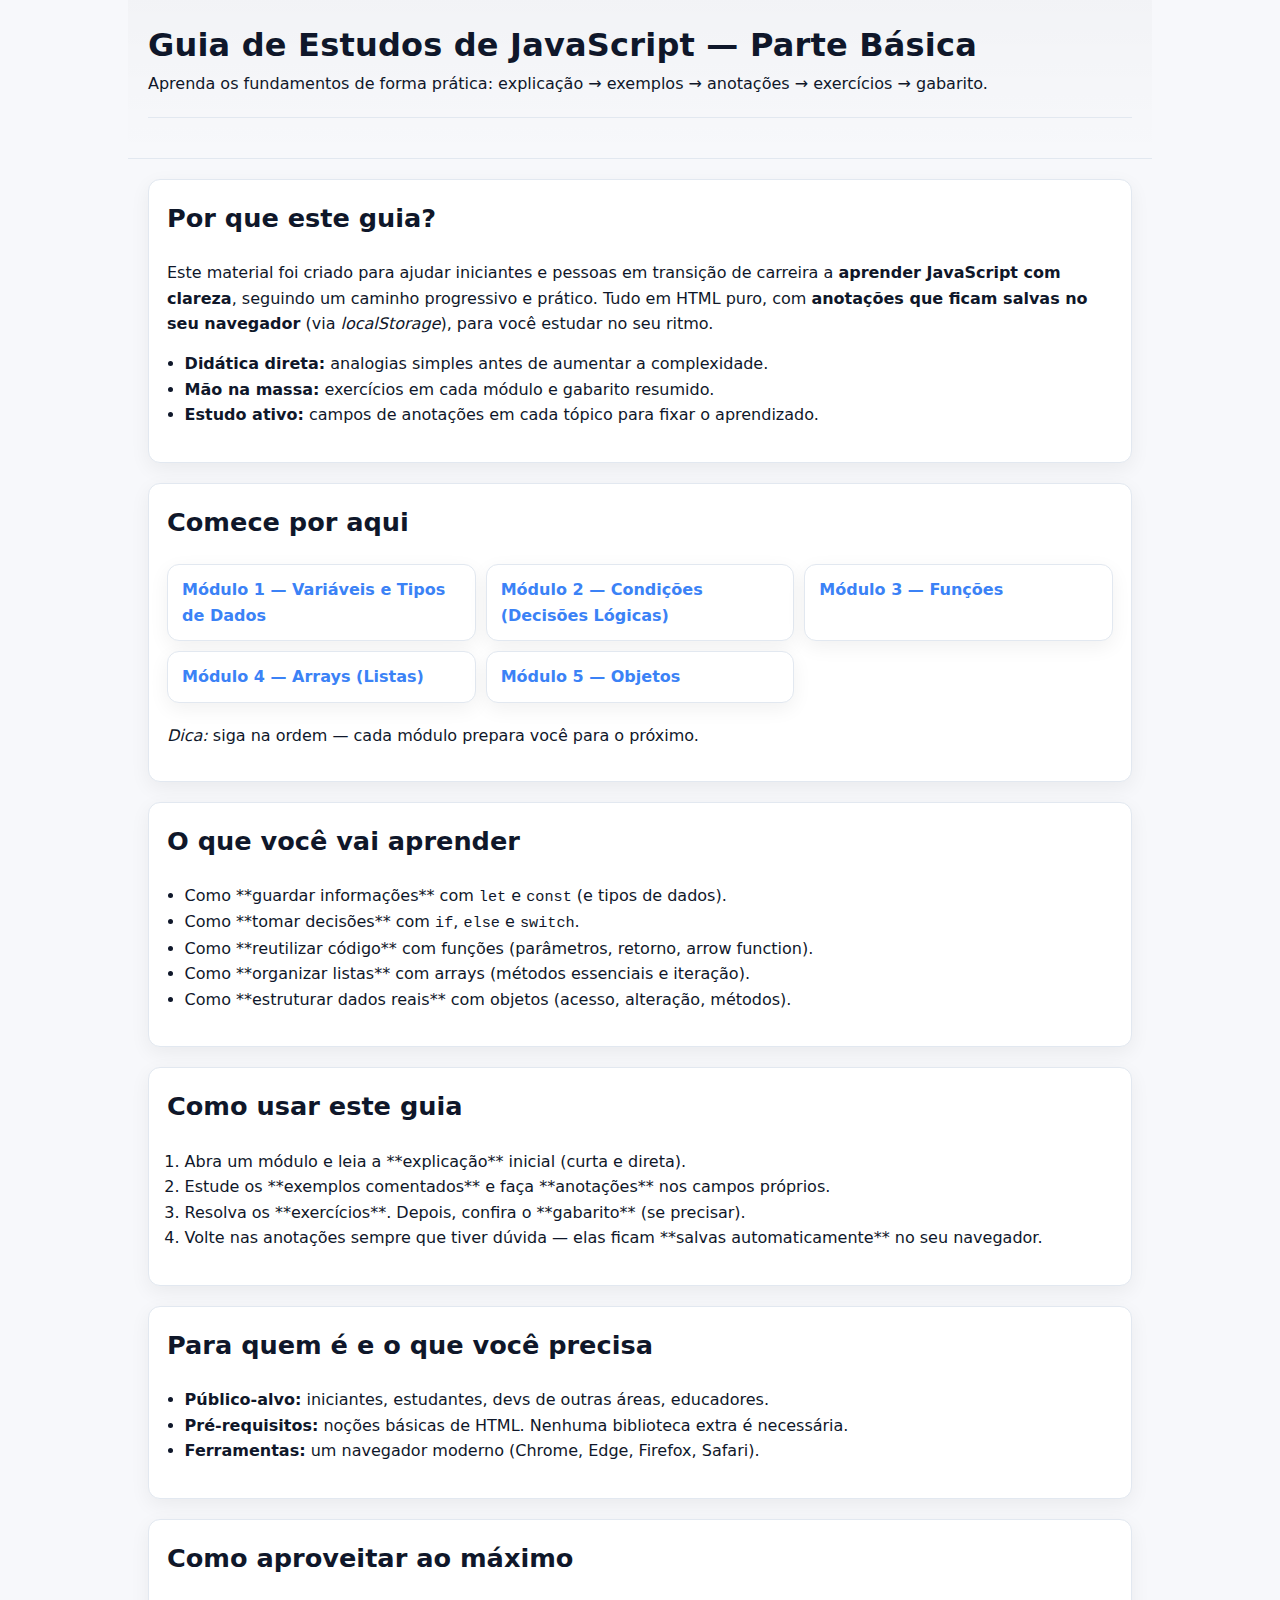
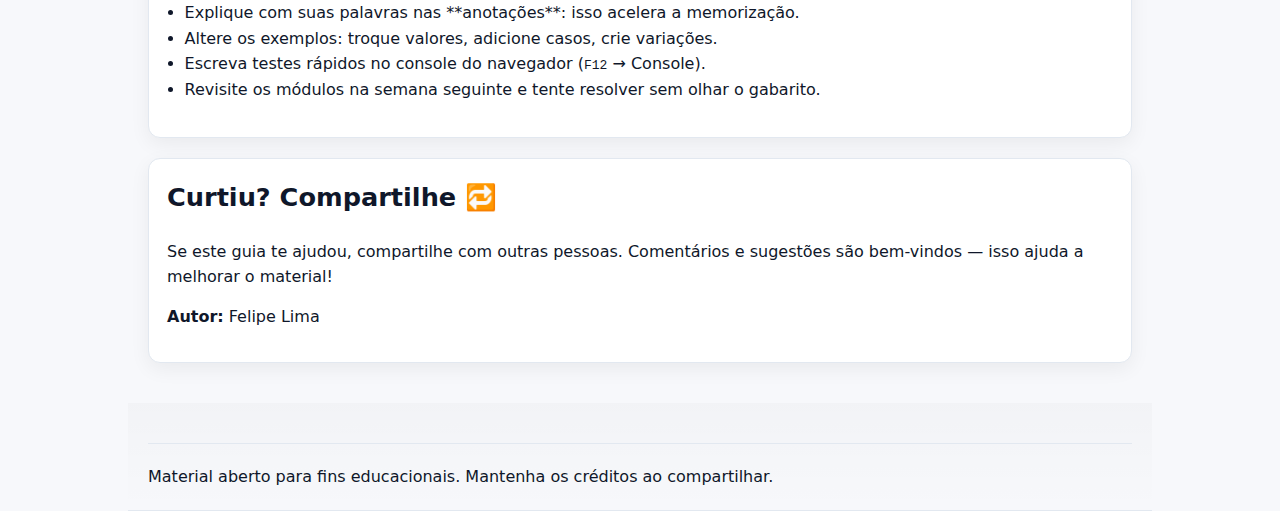
<file: index.html>
<!DOCTYPE html>
<html lang="pt-BR">
<head>
  <meta charset="UTF-8" />
  <meta name="viewport" content="width=device-width, initial-scale=1.0" />
  <title>Guia de Estudos JavaScript — Início</title>
  <link rel="stylesheet" href="style.css">
  <meta name="description" content="Guia de Estudos de JavaScript (Básico) com explicações didáticas, exemplos, anotações salvas no navegador e exercícios com gabarito." />
</head>
<body>
  <header>
    <h1>Guia de Estudos de JavaScript — Parte Básica</h1>
    <p>Aprenda os fundamentos de forma prática: explicação → exemplos → anotações → exercícios → gabarito.</p>
    <hr />
  </header>

  <main>

    <!-- Chamada principal -->
    <section>
      <h2>Por que este guia?</h2>
      <p>
        Este material foi criado para ajudar iniciantes e pessoas em transição de carreira a
        <strong>aprender JavaScript com clareza</strong>, seguindo um caminho progressivo e prático.
        Tudo em HTML puro, com <strong>anotações que ficam salvas no seu navegador</strong> (via <em>localStorage</em>),
        para você estudar no seu ritmo.
      </p>
      <ul>
        <li><strong>Didática direta:</strong> analogias simples antes de aumentar a complexidade.</li>
        <li><strong>Mão na massa:</strong> exercícios em cada módulo e gabarito resumido.</li>
        <li><strong>Estudo ativo:</strong> campos de anotações em cada tópico para fixar o aprendizado.</li>
      </ul>
    </section>

    <!-- Navegação dos módulos -->
    <section>
      <h2>Comece por aqui</h2>
      <nav>
        <ul>
          <li><a href="modulo1.html">Módulo 1 — Variáveis e Tipos de Dados</a></li>
          <li><a href="modulo2.html">Módulo 2 — Condições (Decisões Lógicas)</a></li>
          <li><a href="modulo3.html">Módulo 3 — Funções</a></li>
          <li><a href="modulo4.html">Módulo 4 — Arrays (Listas)</a></li>
          <li><a href="modulo5.html">Módulo 5 — Objetos</a></li>
        </ul>
      </nav>
      <p><em>Dica:</em> siga na ordem — cada módulo prepara você para o próximo.</p>
    </section>

    <!-- O que você vai aprender -->
    <section>
      <h2>O que você vai aprender</h2>
      <ul>
        <li>Como **guardar informações** com <code>let</code> e <code>const</code> (e tipos de dados).</li>
        <li>Como **tomar decisões** com <code>if</code>, <code>else</code> e <code>switch</code>.</li>
        <li>Como **reutilizar código** com funções (parâmetros, retorno, arrow function).</li>
        <li>Como **organizar listas** com arrays (métodos essenciais e iteração).</li>
        <li>Como **estruturar dados reais** com objetos (acesso, alteração, métodos).</li>
      </ul>
    </section>

    <!-- Como usar -->
    <section>
      <h2>Como usar este guia</h2>
      <ol>
        <li>Abra um módulo e leia a **explicação** inicial (curta e direta).</li>
        <li>Estude os **exemplos comentados** e faça **anotações** nos campos próprios.</li>
        <li>Resolva os **exercícios**. Depois, confira o **gabarito** (se precisar).</li>
        <li>Volte nas anotações sempre que tiver dúvida — elas ficam **salvas automaticamente** no seu navegador.</li>
      </ol>
    </section>

    <!-- Público-alvo e pré-requisitos -->
    <section>
      <h2>Para quem é e o que você precisa</h2>
      <ul>
        <li><strong>Público-alvo:</strong> iniciantes, estudantes, devs de outras áreas, educadores.</li>
        <li><strong>Pré-requisitos:</strong> noções básicas de HTML. Nenhuma biblioteca extra é necessária.</li>
        <li><strong>Ferramentas:</strong> um navegador moderno (Chrome, Edge, Firefox, Safari).</li>
      </ul>
    </section>

    <!-- Como aproveitar melhor -->
    <section>
      <h2>Como aproveitar ao máximo</h2>
      <ul>
        <li>Explique com suas palavras nas **anotações**: isso acelera a memorização.</li>
        <li>Altere os exemplos: troque valores, adicione casos, crie variações.</li>
        <li>Escreva testes rápidos no console do navegador (<kbd>F12</kbd> → Console).</li>
        <li>Revisite os módulos na semana seguinte e tente resolver sem olhar o gabarito.</li>
      </ul>
    </section>

    <!-- Agradecimento / CTA -->
    <section>
      <h2>Curtiu? Compartilhe 🔁</h2>
      <p>
        Se este guia te ajudou, compartilhe com outras pessoas.
        Comentários e sugestões são bem-vindos — isso ajuda a melhorar o material!
      </p>
      <p><strong>Autor:</strong> Felipe Lima</p>
    </section>

  </main>

  <footer>
    <hr />
    <p>Material aberto para fins educacionais. Mantenha os créditos ao compartilhar.</p>
  </footer>
</body>
</html>
</file>
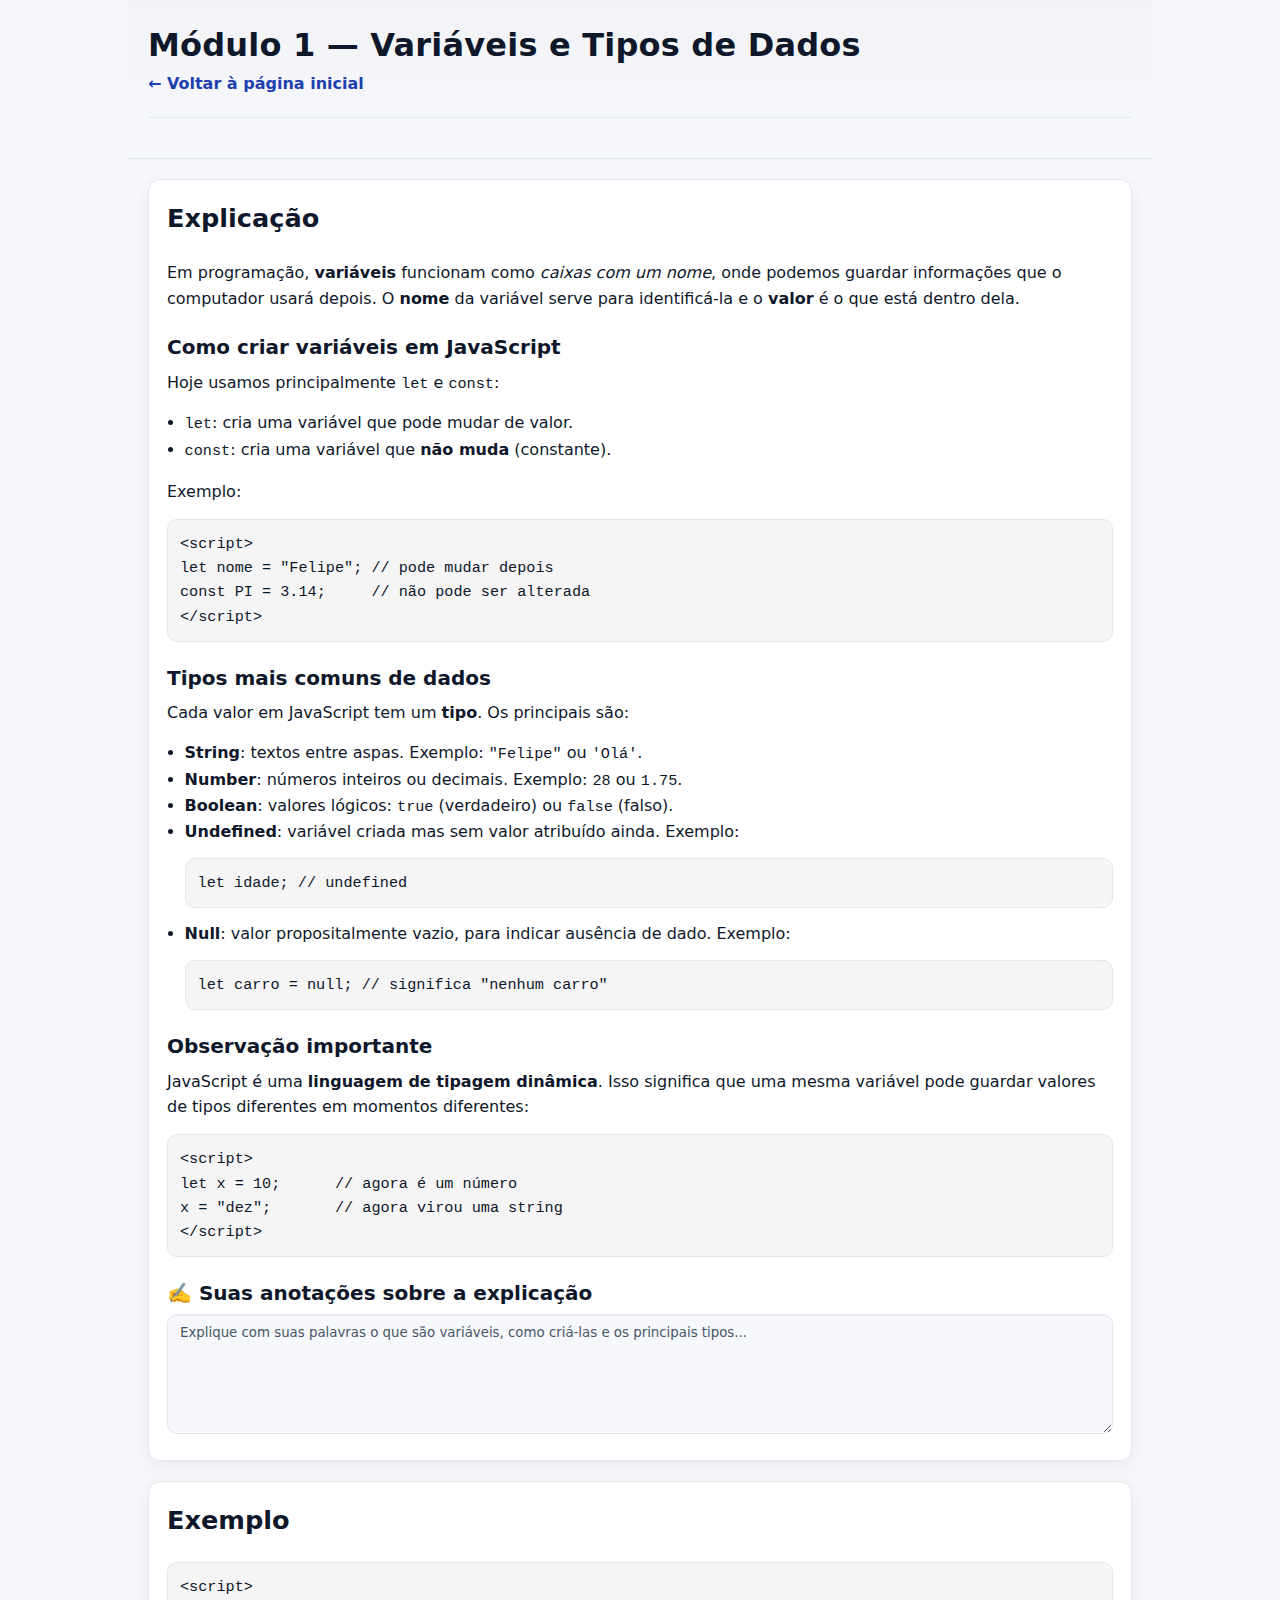
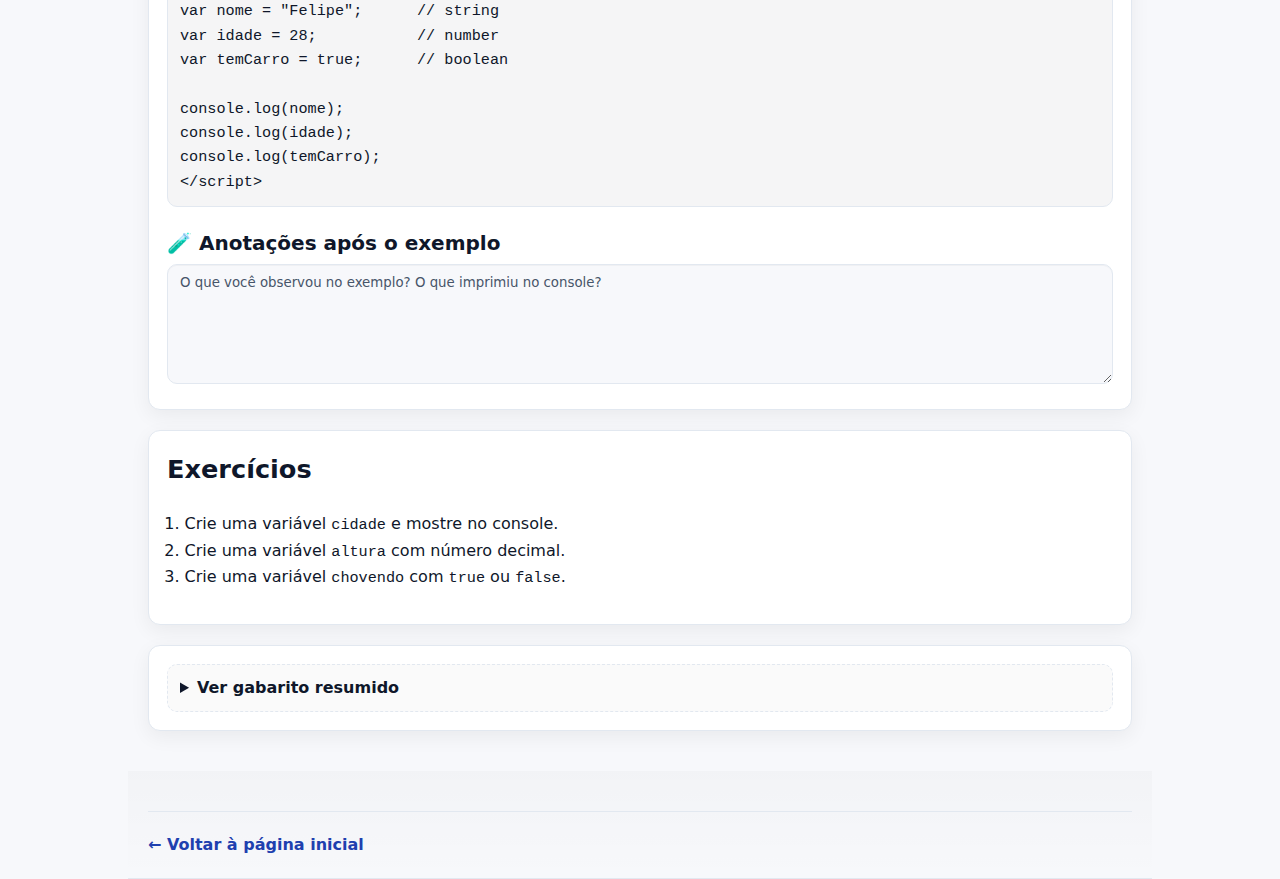
<file: modulo1.html>
<!DOCTYPE html>
<html lang="pt-BR">
<head>
  <meta charset="UTF-8" />
  <meta name="viewport" content="width=device-width, initial-scale=1.0" />
  <title>Módulo 1 — Variáveis e Tipos de Dados</title>
   <link rel="stylesheet" href="style.css">
</head>
<body>
  <header>
    <h1>Módulo 1 — Variáveis e Tipos de Dados</h1>
    <p><a href="index.html">← Voltar à página inicial</a></p>
    <hr />
  </header>

  <main>
 <section>
  <h2>Explicação</h2>
  <p>
    Em programação, <strong>variáveis</strong> funcionam como <em>caixas com um nome</em>,
    onde podemos guardar informações que o computador usará depois.  
    O <strong>nome</strong> da variável serve para identificá-la e o <strong>valor</strong>
    é o que está dentro dela.
  </p>

  <h3>Como criar variáveis em JavaScript</h3>
  <p>
    Hoje usamos principalmente <code>let</code> e <code>const</code>:
  </p>
  <ul>
    <li><code>let</code>: cria uma variável que pode mudar de valor.</li>
    <li><code>const</code>: cria uma variável que <strong>não muda</strong> (constante).</li>
  </ul>
  <p>
    Exemplo:
  </p>
  <pre><code>&lt;script&gt;
let nome = "Felipe"; // pode mudar depois
const PI = 3.14;     // não pode ser alterada
&lt;/script&gt;</code></pre>

  <h3>Tipos mais comuns de dados</h3>
  <p>Cada valor em JavaScript tem um <strong>tipo</strong>. Os principais são:</p>
  <ul>
    <li><strong>String</strong>: textos entre aspas. Exemplo: <code>"Felipe"</code> ou <code>'Olá'</code>.</li>
    <li><strong>Number</strong>: números inteiros ou decimais. Exemplo: <code>28</code> ou <code>1.75</code>.</li>
    <li><strong>Boolean</strong>: valores lógicos: <code>true</code> (verdadeiro) ou <code>false</code> (falso).</li>
    <li><strong>Undefined</strong>: variável criada mas sem valor atribuído ainda. Exemplo:
      <pre><code>let idade; // undefined</code></pre>
    </li>
    <li><strong>Null</strong>: valor propositalmente vazio, para indicar ausência de dado. Exemplo:
      <pre><code>let carro = null; // significa "nenhum carro"</code></pre>
    </li>
  </ul>

  <h3>Observação importante</h3>
  <p>
    JavaScript é uma <strong>linguagem de tipagem dinâmica</strong>.  
    Isso significa que uma mesma variável pode guardar valores de tipos diferentes
    em momentos diferentes:
  </p>
  <pre><code>&lt;script&gt;
let x = 10;      // agora é um número
x = "dez";       // agora virou uma string
&lt;/script&gt;</code></pre>

  <h3>✍️ Suas anotações sobre a explicação</h3>
  <textarea rows="6" cols="90" placeholder="Explique com suas palavras o que são variáveis, como criá-las e os principais tipos..."></textarea>
</section>


    <section>
      <h2>Exemplo</h2>
      <pre><code>&lt;script&gt;
var nome = "Felipe";      // string
var idade = 28;           // number
var temCarro = true;      // boolean

console.log(nome);
console.log(idade);
console.log(temCarro);
&lt;/script&gt;</code></pre>
      <h3>🧪 Anotações após o exemplo</h3>
      <textarea rows="6" cols="90" placeholder="O que você observou no exemplo? O que imprimiu no console?"></textarea>
    </section>

    <section>
      <h2>Exercícios</h2>
      <ol>
        <li>Crie uma variável <code>cidade</code> e mostre no console.</li>
        <li>Crie uma variável <code>altura</code> com número decimal.</li>
        <li>Crie uma variável <code>chovendo</code> com <code>true</code> ou <code>false</code>.</li>
      </ol>
    </section>

    <section>
      <details>
        <summary>Ver gabarito resumido</summary>
        <pre><code>&lt;script&gt;
var cidade = "Sua cidade atual";
var altura = 1.75;
var chovendo = false;
console.log(cidade, altura, chovendo);
&lt;/script&gt;</code></pre>
      </details>
    </section>
  </main>

  <script>
  // Pega todos os textareas da página
  document.querySelectorAll("textarea").forEach(textarea => {
    const key = textarea.name || textarea.placeholder; // chave única

    // Recupera valor salvo (se existir)
    textarea.value = localStorage.getItem(key) || "";

    // Sempre que o usuário digitar, salva
    textarea.addEventListener("input", () => {
      localStorage.setItem(key, textarea.value);
    });
  });
</script>


  <footer>
    <hr />
    <p><a href="index.html">← Voltar à página inicial</a></p>
  </footer>
</body>
</html>
</file>
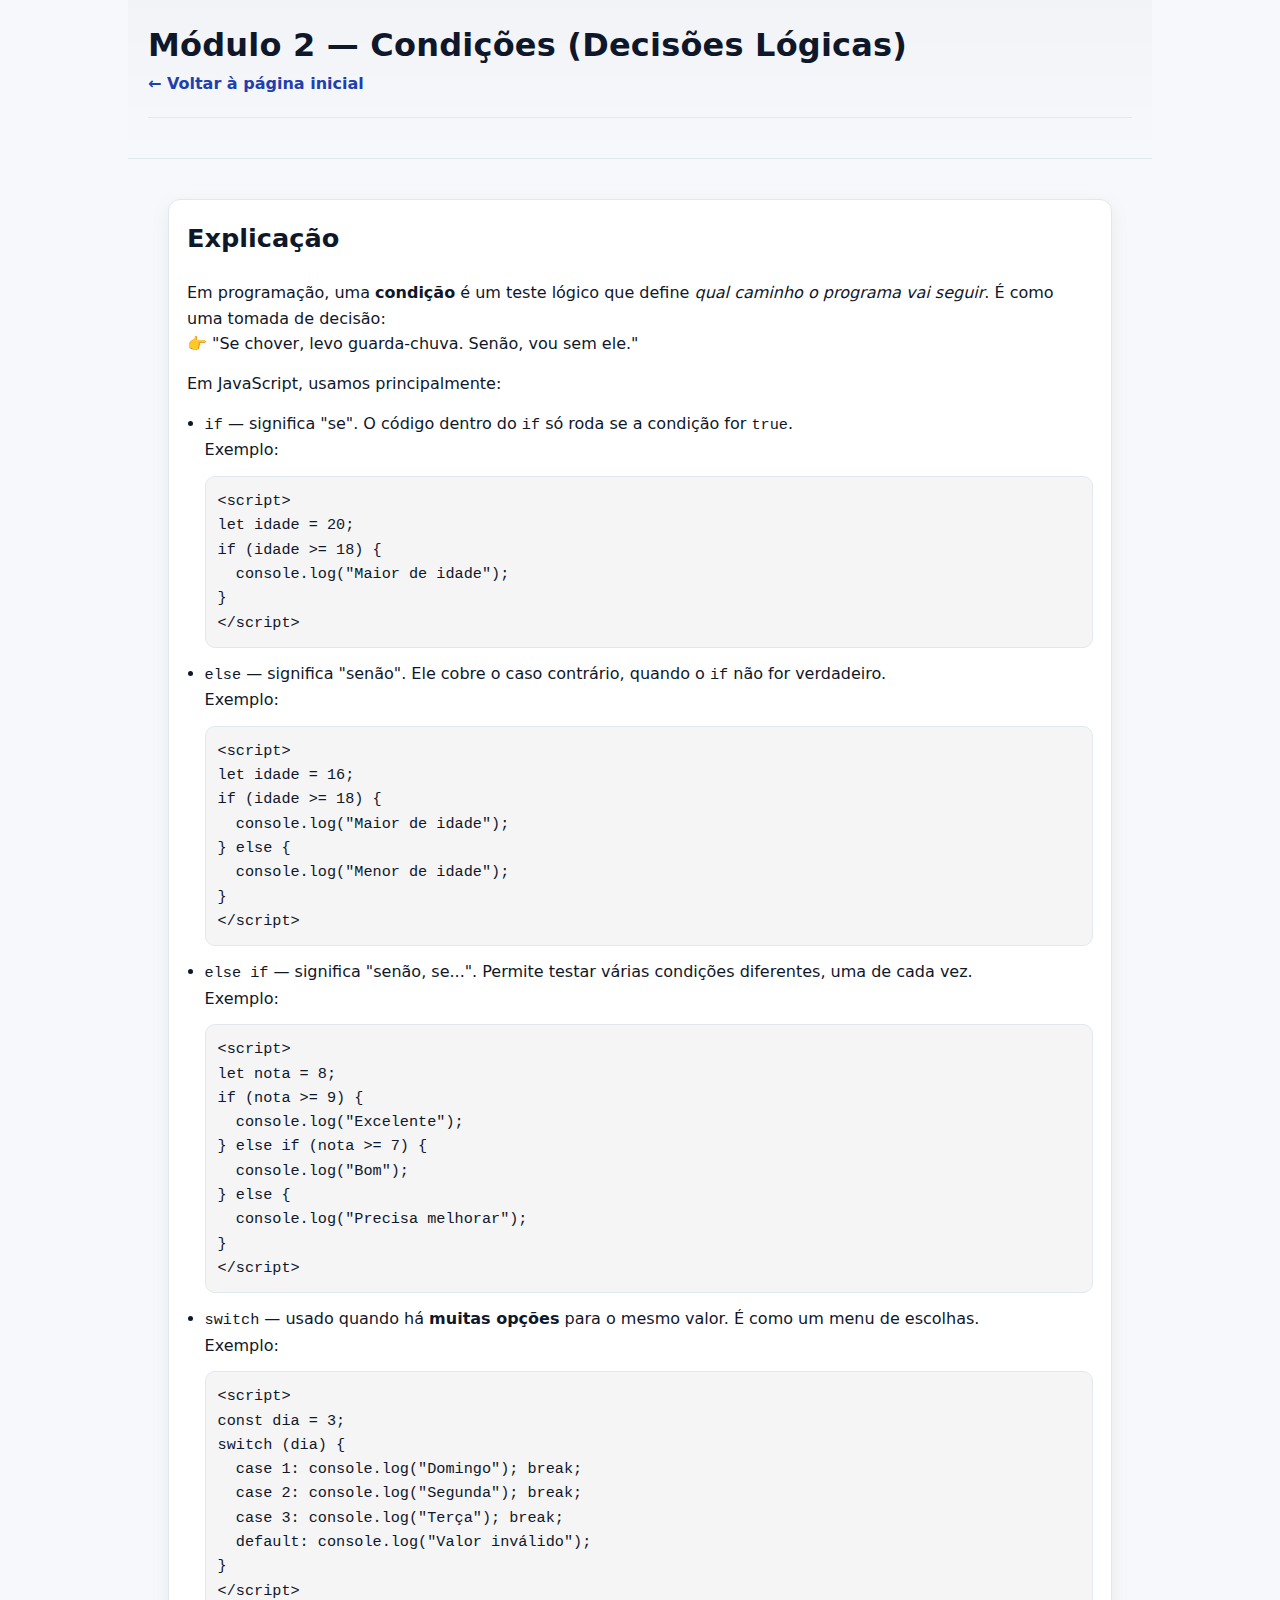
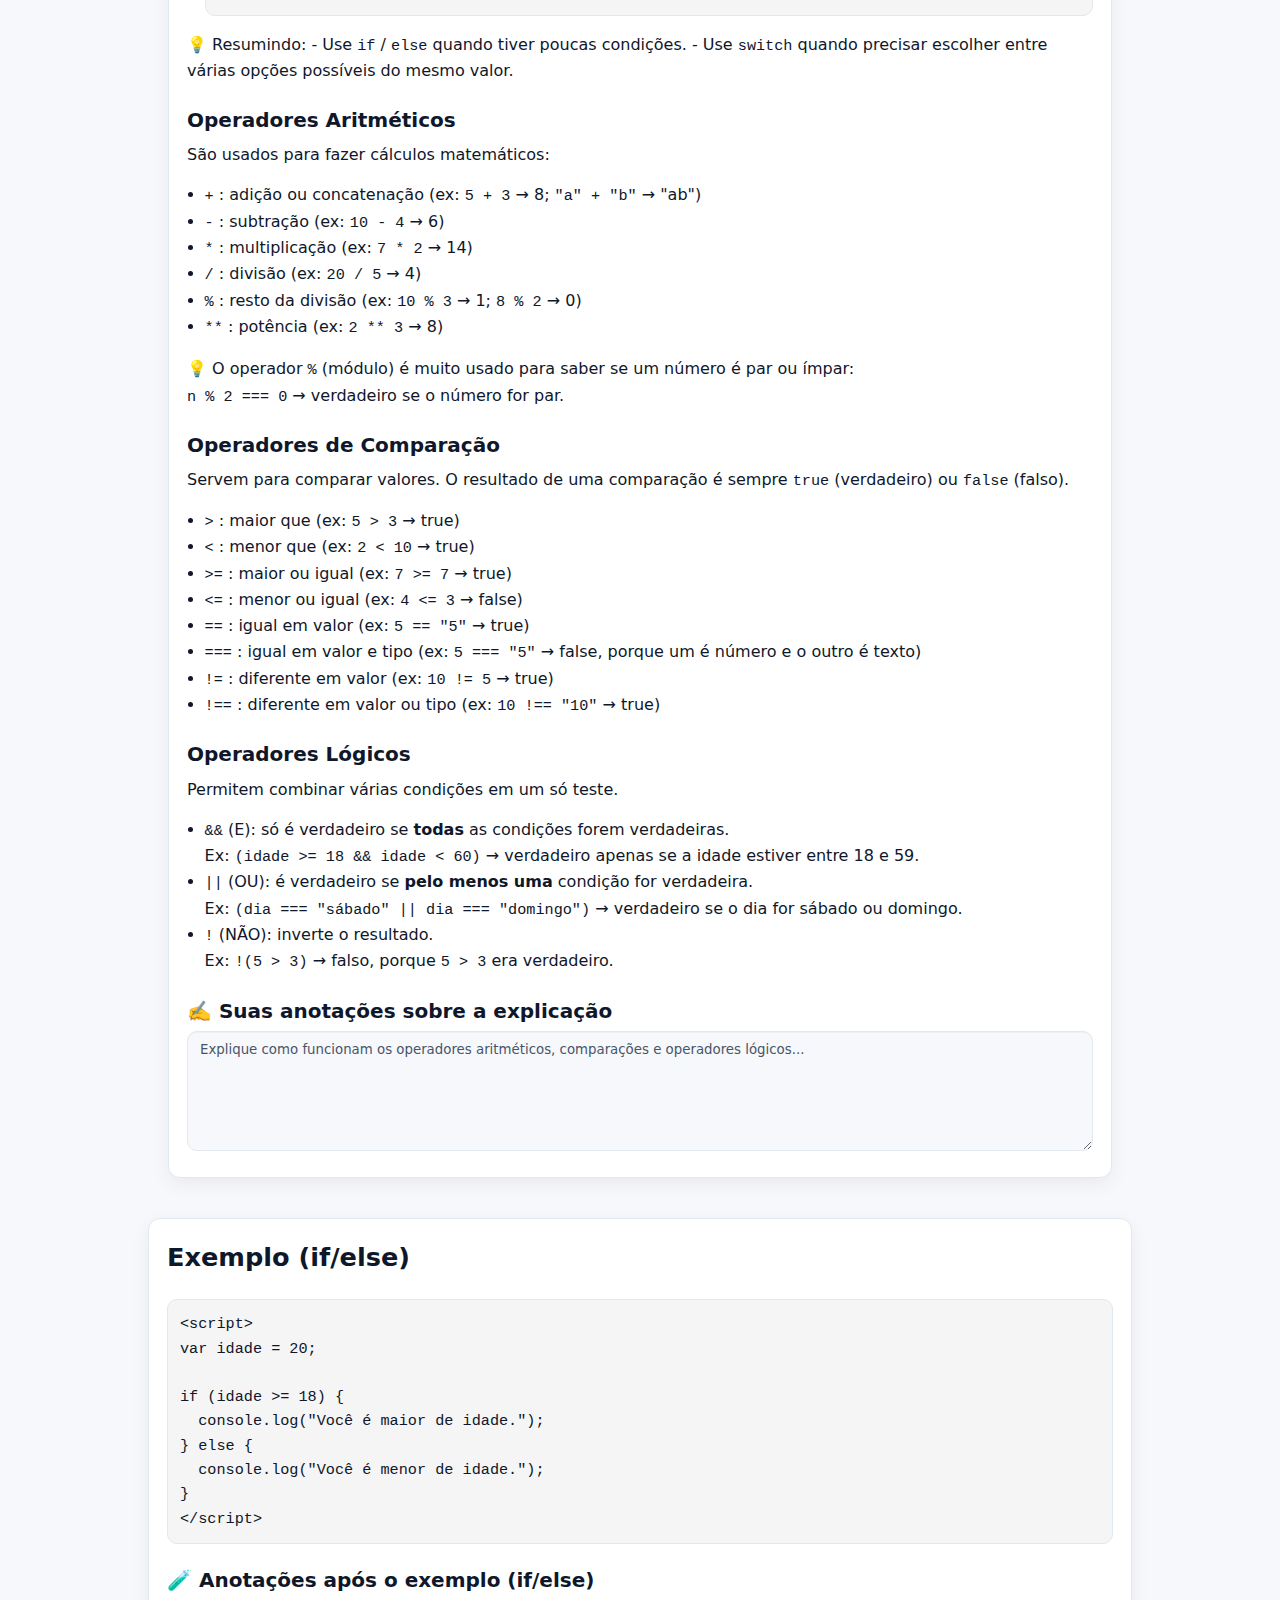
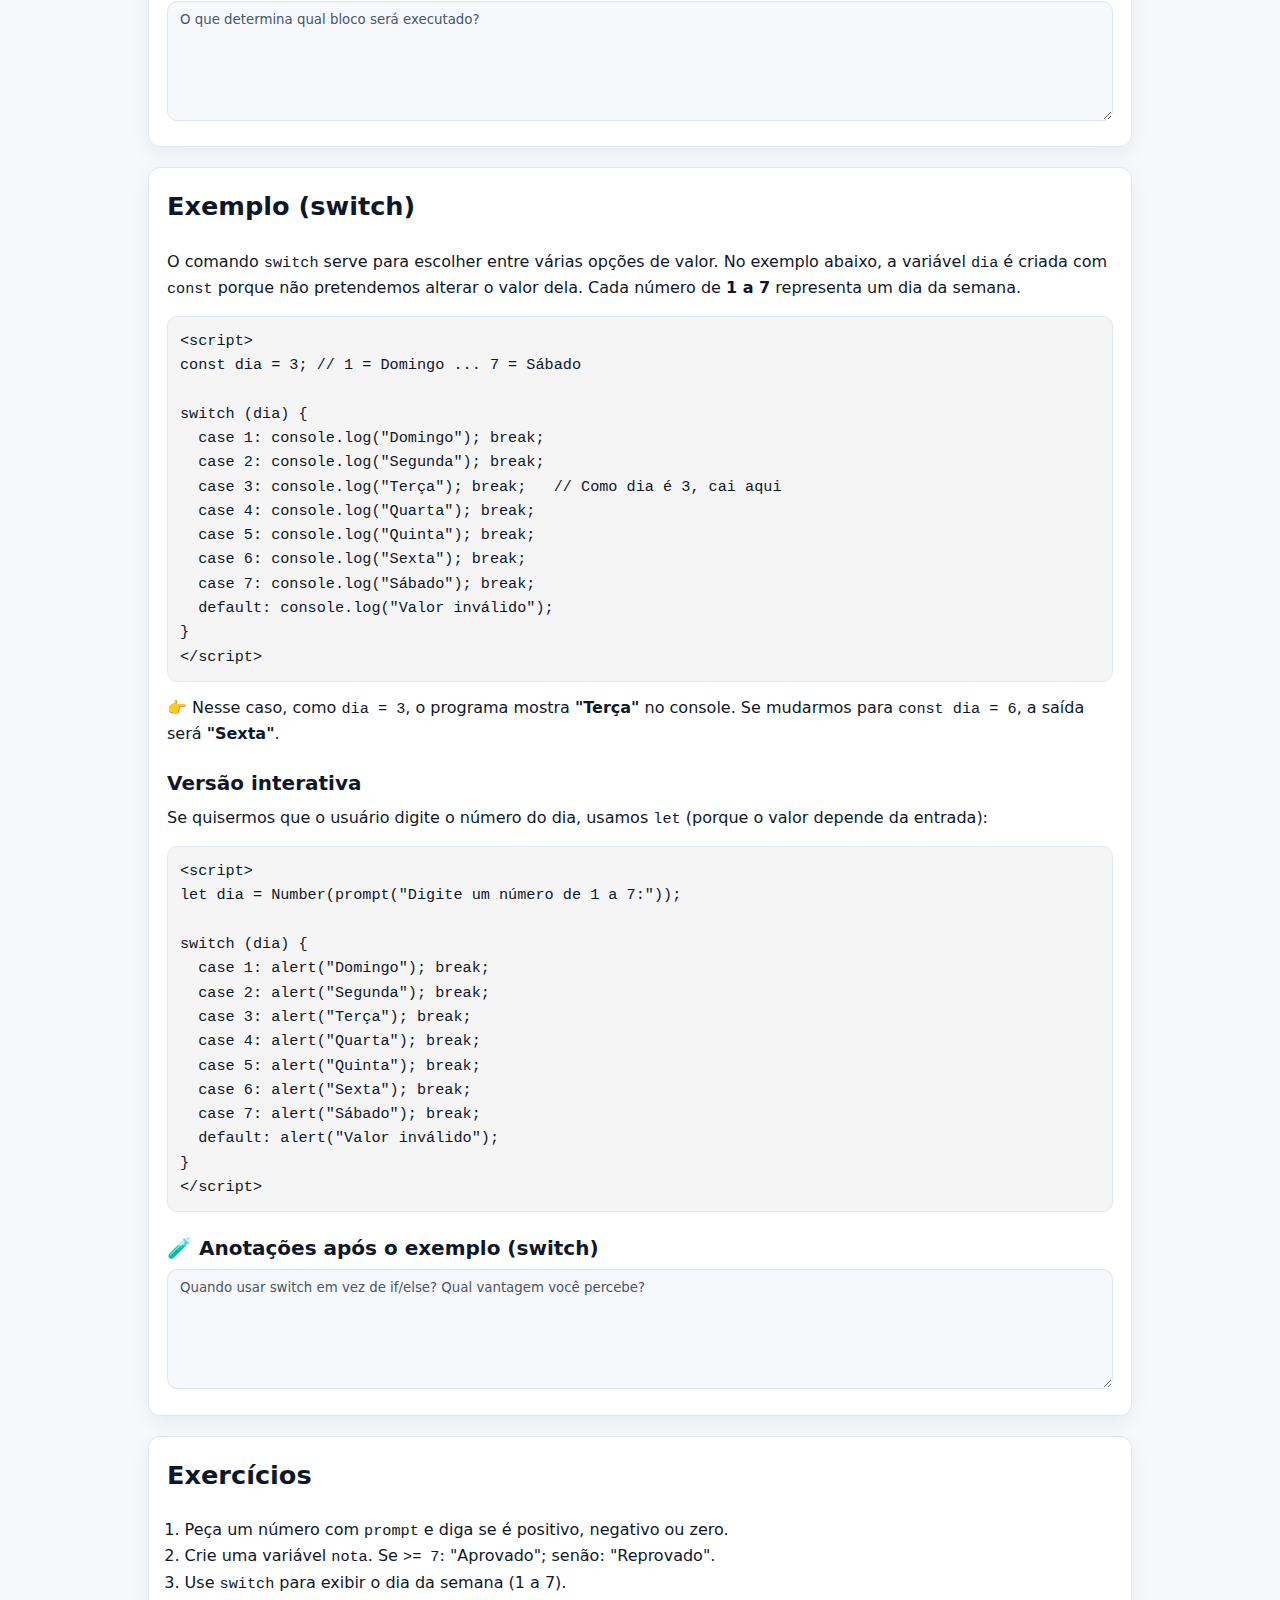
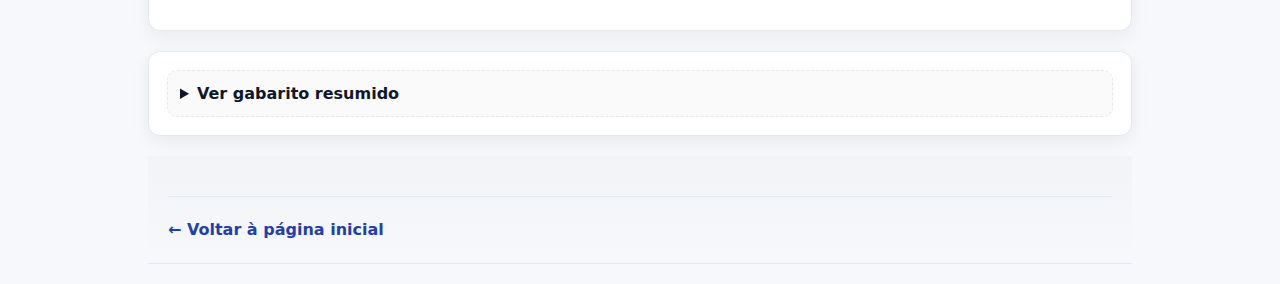
<file: modulo2.html>
<!DOCTYPE html>
<html lang="pt-BR">
<head>
  <meta charset="UTF-8" />
  <meta name="viewport" content="width=device-width, initial-scale=1.0" />
  <title>Módulo 2 — Condições (Decisões Lógicas)</title>
   <link rel="stylesheet" href="style.css">
</head>
<body>
  <header>
    <h1>Módulo 2 — Condições (Decisões Lógicas)</h1>
    <p><a href="index.html">← Voltar à página inicial</a></p>
    <hr />
  </header>

  <main>
   <main>
  <section>
  <h2>Explicação</h2>
<p>
  Em programação, uma <strong>condição</strong> é um teste lógico que define 
  <em>qual caminho o programa vai seguir</em>.  
  É como uma tomada de decisão: <br>
  👉 "Se chover, levo guarda-chuva. Senão, vou sem ele."
</p>

<p>
  Em JavaScript, usamos principalmente:
</p>
<ul>
  <li>
    <code>if</code> — significa "se".  
    O código dentro do <code>if</code> só roda se a condição for <code>true</code>.  
    <br>Exemplo:  
    <pre><code>&lt;script&gt;
let idade = 20;
if (idade &gt;= 18) {
  console.log("Maior de idade");
}
&lt;/script&gt;</code></pre>
  </li>

  <li>
    <code>else</code> — significa "senão".  
    Ele cobre o caso contrário, quando o <code>if</code> não for verdadeiro.  
    <br>Exemplo:  
    <pre><code>&lt;script&gt;
let idade = 16;
if (idade &gt;= 18) {
  console.log("Maior de idade");
} else {
  console.log("Menor de idade");
}
&lt;/script&gt;</code></pre>
  </li>

  <li>
    <code>else if</code> — significa "senão, se...".  
    Permite testar várias condições diferentes, uma de cada vez.  
    <br>Exemplo:  
    <pre><code>&lt;script&gt;
let nota = 8;
if (nota &gt;= 9) {
  console.log("Excelente");
} else if (nota &gt;= 7) {
  console.log("Bom");
} else {
  console.log("Precisa melhorar");
}
&lt;/script&gt;</code></pre>
  </li>

  <li>
    <code>switch</code> — usado quando há <strong>muitas opções</strong> para o mesmo valor.  
    É como um menu de escolhas.  
    <br>Exemplo:  
    <pre><code>&lt;script&gt;
const dia = 3;
switch (dia) {
  case 1: console.log("Domingo"); break;
  case 2: console.log("Segunda"); break;
  case 3: console.log("Terça"); break;
  default: console.log("Valor inválido");
}
&lt;/script&gt;</code></pre>
  </li>
</ul>

<p>
  💡 Resumindo:  
  - Use <code>if</code> / <code>else</code> quando tiver poucas condições.  
  - Use <code>switch</code> quando precisar escolher entre várias opções possíveis do mesmo valor.
</p>


    <h3>Operadores Aritméticos</h3>
    <p>
      São usados para fazer cálculos matemáticos:
    </p>
    <ul>
      <li><code>+</code> : adição ou concatenação (ex: <code>5 + 3</code> → 8; <code>"a" + "b"</code> → "ab")</li>
      <li><code>-</code> : subtração (ex: <code>10 - 4</code> → 6)</li>
      <li><code>*</code> : multiplicação (ex: <code>7 * 2</code> → 14)</li>
      <li><code>/</code> : divisão (ex: <code>20 / 5</code> → 4)</li>
      <li><code>%</code> : resto da divisão (ex: <code>10 % 3</code> → 1; <code>8 % 2</code> → 0)</li>
      <li><code>**</code> : potência (ex: <code>2 ** 3</code> → 8)</li>
    </ul>
    <p>
      💡 O operador <code>%</code> (módulo) é muito usado para saber se um número é par ou ímpar:
      <br><code>n % 2 === 0</code> → verdadeiro se o número for par.
    </p>

    <h3>Operadores de Comparação</h3>
    <p>
      Servem para comparar valores. O resultado de uma comparação é sempre
      <code>true</code> (verdadeiro) ou <code>false</code> (falso).
    </p>
    <ul>
      <li><code>&gt;</code> : maior que (ex: <code>5 &gt; 3</code> → true)</li>
      <li><code>&lt;</code> : menor que (ex: <code>2 &lt; 10</code> → true)</li>
      <li><code>&gt;=</code> : maior ou igual (ex: <code>7 &gt;= 7</code> → true)</li>
      <li><code>&lt;=</code> : menor ou igual (ex: <code>4 &lt;= 3</code> → false)</li>
      <li><code>==</code> : igual em valor (ex: <code>5 == "5"</code> → true)</li>
      <li><code>===</code> : igual em valor e tipo (ex: <code>5 === "5"</code> → false, porque um é número e o outro é texto)</li>
      <li><code>!=</code> : diferente em valor (ex: <code>10 != 5</code> → true)</li>
      <li><code>!==</code> : diferente em valor ou tipo (ex: <code>10 !== "10"</code> → true)</li>
    </ul>

    <h3>Operadores Lógicos</h3>
    <p>
      Permitem combinar várias condições em um só teste.
    </p>
    <ul>
      <li><code>&amp;&amp;</code> (E): só é verdadeiro se <strong>todas</strong> as condições forem verdadeiras.
        <br>Ex: <code>(idade &gt;= 18 &amp;&amp; idade &lt; 60)</code> → verdadeiro apenas se a idade estiver entre 18 e 59.
      </li>
      <li><code>||</code> (OU): é verdadeiro se <strong>pelo menos uma</strong> condição for verdadeira.
        <br>Ex: <code>(dia === "sábado" || dia === "domingo")</code> → verdadeiro se o dia for sábado ou domingo.
      </li>
      <li><code>!</code> (NÃO): inverte o resultado. 
        <br>Ex: <code>!(5 &gt; 3)</code> → falso, porque <code>5 &gt; 3</code> era verdadeiro.
      </li>
    </ul>

    <h3>✍️ Suas anotações sobre a explicação</h3>
    <textarea rows="6" cols="90" placeholder="Explique como funcionam os operadores aritméticos, comparações e operadores lógicos..."></textarea>
  </section>
</main>



    <section>
      <h2>Exemplo (if/else)</h2>
      <pre><code>&lt;script&gt;
var idade = 20;

if (idade &gt;= 18) {
  console.log("Você é maior de idade.");
} else {
  console.log("Você é menor de idade.");
}
&lt;/script&gt;</code></pre>
      <h3>🧪 Anotações após o exemplo (if/else)</h3>
      <textarea rows="6" cols="90" placeholder="O que determina qual bloco será executado?"></textarea>
    </section>

  <section>
  <h2>Exemplo (switch)</h2>
  <p>
    O comando <code>switch</code> serve para escolher entre várias opções de valor.
    No exemplo abaixo, a variável <code>dia</code> é criada com <code>const</code>
    porque não pretendemos alterar o valor dela.
    Cada número de <strong>1 a 7</strong> representa um dia da semana.
  </p>

  <pre><code>&lt;script&gt;
const dia = 3; // 1 = Domingo ... 7 = Sábado

switch (dia) {
  case 1: console.log("Domingo"); break;
  case 2: console.log("Segunda"); break;
  case 3: console.log("Terça"); break;   // Como dia é 3, cai aqui
  case 4: console.log("Quarta"); break;
  case 5: console.log("Quinta"); break;
  case 6: console.log("Sexta"); break;
  case 7: console.log("Sábado"); break;
  default: console.log("Valor inválido");
}
&lt;/script&gt;</code></pre>

  <p>
    👉 Nesse caso, como <code>dia = 3</code>, o programa mostra
    <strong>"Terça"</strong> no console.
    Se mudarmos para <code>const dia = 6</code>, a saída será <strong>"Sexta"</strong>.
  </p>

  <h3>Versão interativa</h3>
  <p>
    Se quisermos que o usuário digite o número do dia, usamos <code>let</code>
    (porque o valor depende da entrada):
  </p>
  <pre><code>&lt;script&gt;
let dia = Number(prompt("Digite um número de 1 a 7:"));

switch (dia) {
  case 1: alert("Domingo"); break;
  case 2: alert("Segunda"); break;
  case 3: alert("Terça"); break;
  case 4: alert("Quarta"); break;
  case 5: alert("Quinta"); break;
  case 6: alert("Sexta"); break;
  case 7: alert("Sábado"); break;
  default: alert("Valor inválido");
}
&lt;/script&gt;</code></pre>

  <h3>🧪 Anotações após o exemplo (switch)</h3>
  <textarea rows="6" cols="90" placeholder="Quando usar switch em vez de if/else? Qual vantagem você percebe?"></textarea>
</section>


    <section>
      <h2>Exercícios</h2>
      <ol>
        <li>Peça um número com <code>prompt</code> e diga se é positivo, negativo ou zero.</li>
        <li>Crie uma variável <code>nota</code>. Se <code>&gt;= 7</code>: "Aprovado"; senão: "Reprovado".</li>
        <li>Use <code>switch</code> para exibir o dia da semana (1 a 7).</li>
      </ol>
    </section>

   <section>
  <details>
    <summary>Ver gabarito resumido</summary>

    <h4>Exercício 1 — Positivo / Negativo / Zero</h4>
    <pre><code>&lt;script&gt;
const n = Number(prompt("Digite um número:"));
if (Number.isNaN(n)) {
  console.log("Valor inválido");
} else if (n &gt; 0) {
  console.log("Positivo");
} else if (n &lt; 0) {
  console.log("Negativo");
} else {
  console.log("Zero");
}
&lt;/script&gt;</code></pre>

    <h4>Exercício 2 — Aprovado / Reprovado</h4>
    <pre><code>&lt;script&gt;
const nota = Number(prompt("Digite a nota (0 a 10):"));
if (Number.isNaN(nota) || nota &lt; 0 || nota &gt; 10) {
  console.log("Nota inválida");
} else if (nota &gt;= 7) {
  console.log("Aprovado");
} else {
  console.log("Reprovado");
}
&lt;/script&gt;</code></pre>

    <h4>Exercício 3 — Dia da semana (switch)</h4>
    <pre><code>&lt;script&gt;
const dia = Number(prompt("Digite um número de 1 a 7:"));
switch (dia) {
  case 1: console.log("Domingo"); break;
  case 2: console.log("Segunda"); break;
  case 3: console.log("Terça"); break;
  case 4: console.log("Quarta"); break;
  case 5: console.log("Quinta"); break;
  case 6: console.log("Sexta"); break;
  case 7: console.log("Sábado"); break;
  default: console.log("Valor inválido");
}
&lt;/script&gt;</code></pre>

    <p><em>Dica:</em> use <code>Number(...)</code> para converter a string do <code>prompt</code> em número e verifique <code>Number.isNaN(...)</code> para evitar erros.</p>

  </details>
</section>


    
  <script>
    // Pega todos os textareas da página
    document.querySelectorAll("textarea").forEach(textarea => {
      const key = textarea.name || textarea.placeholder; // chave única

      // Recupera valor salvo (se existir)
      textarea.value = localStorage.getItem(key) || "";

      // Sempre que o usuário digitar, salva
      textarea.addEventListener("input", () => {
        localStorage.setItem(key, textarea.value);
      });
    });
  </script>

  <footer>
    <hr />
    <p><a href="index.html">← Voltar à página inicial</a></p>
  </footer>
</body>
</html>
</file>
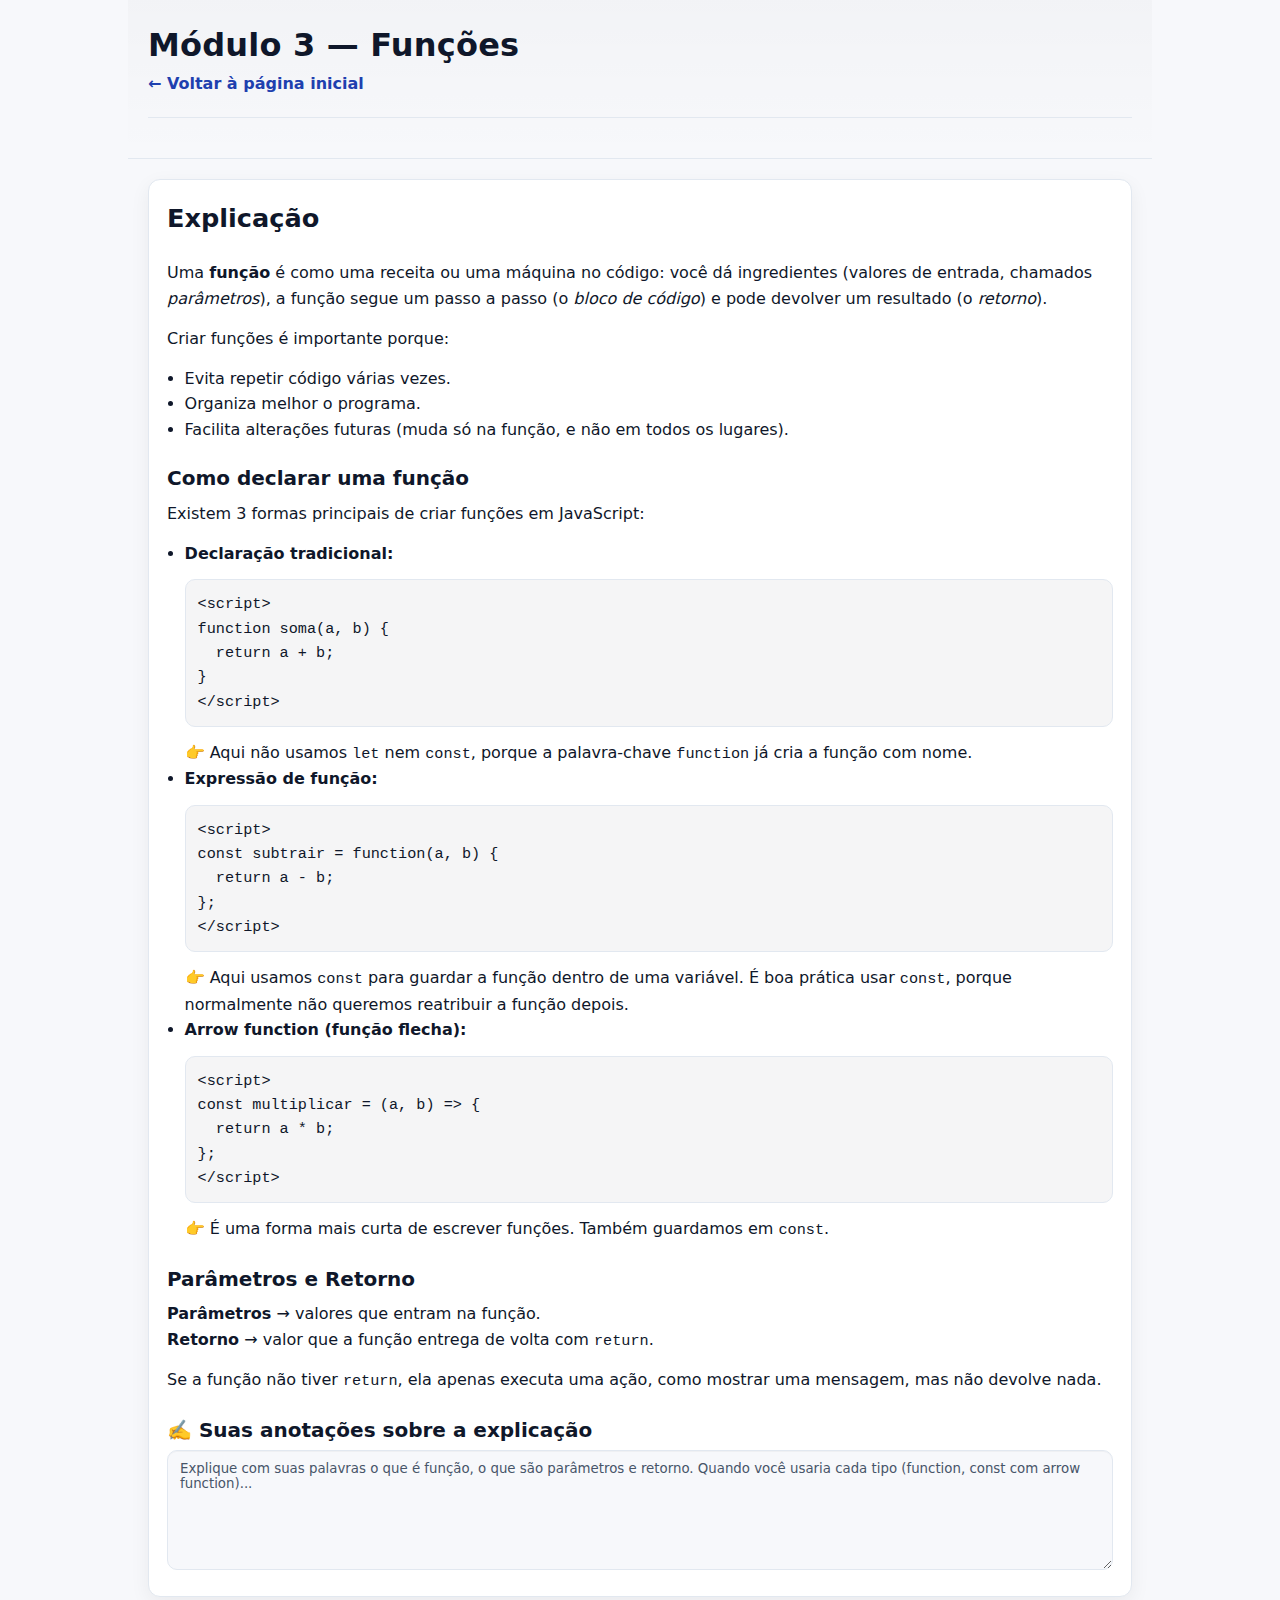
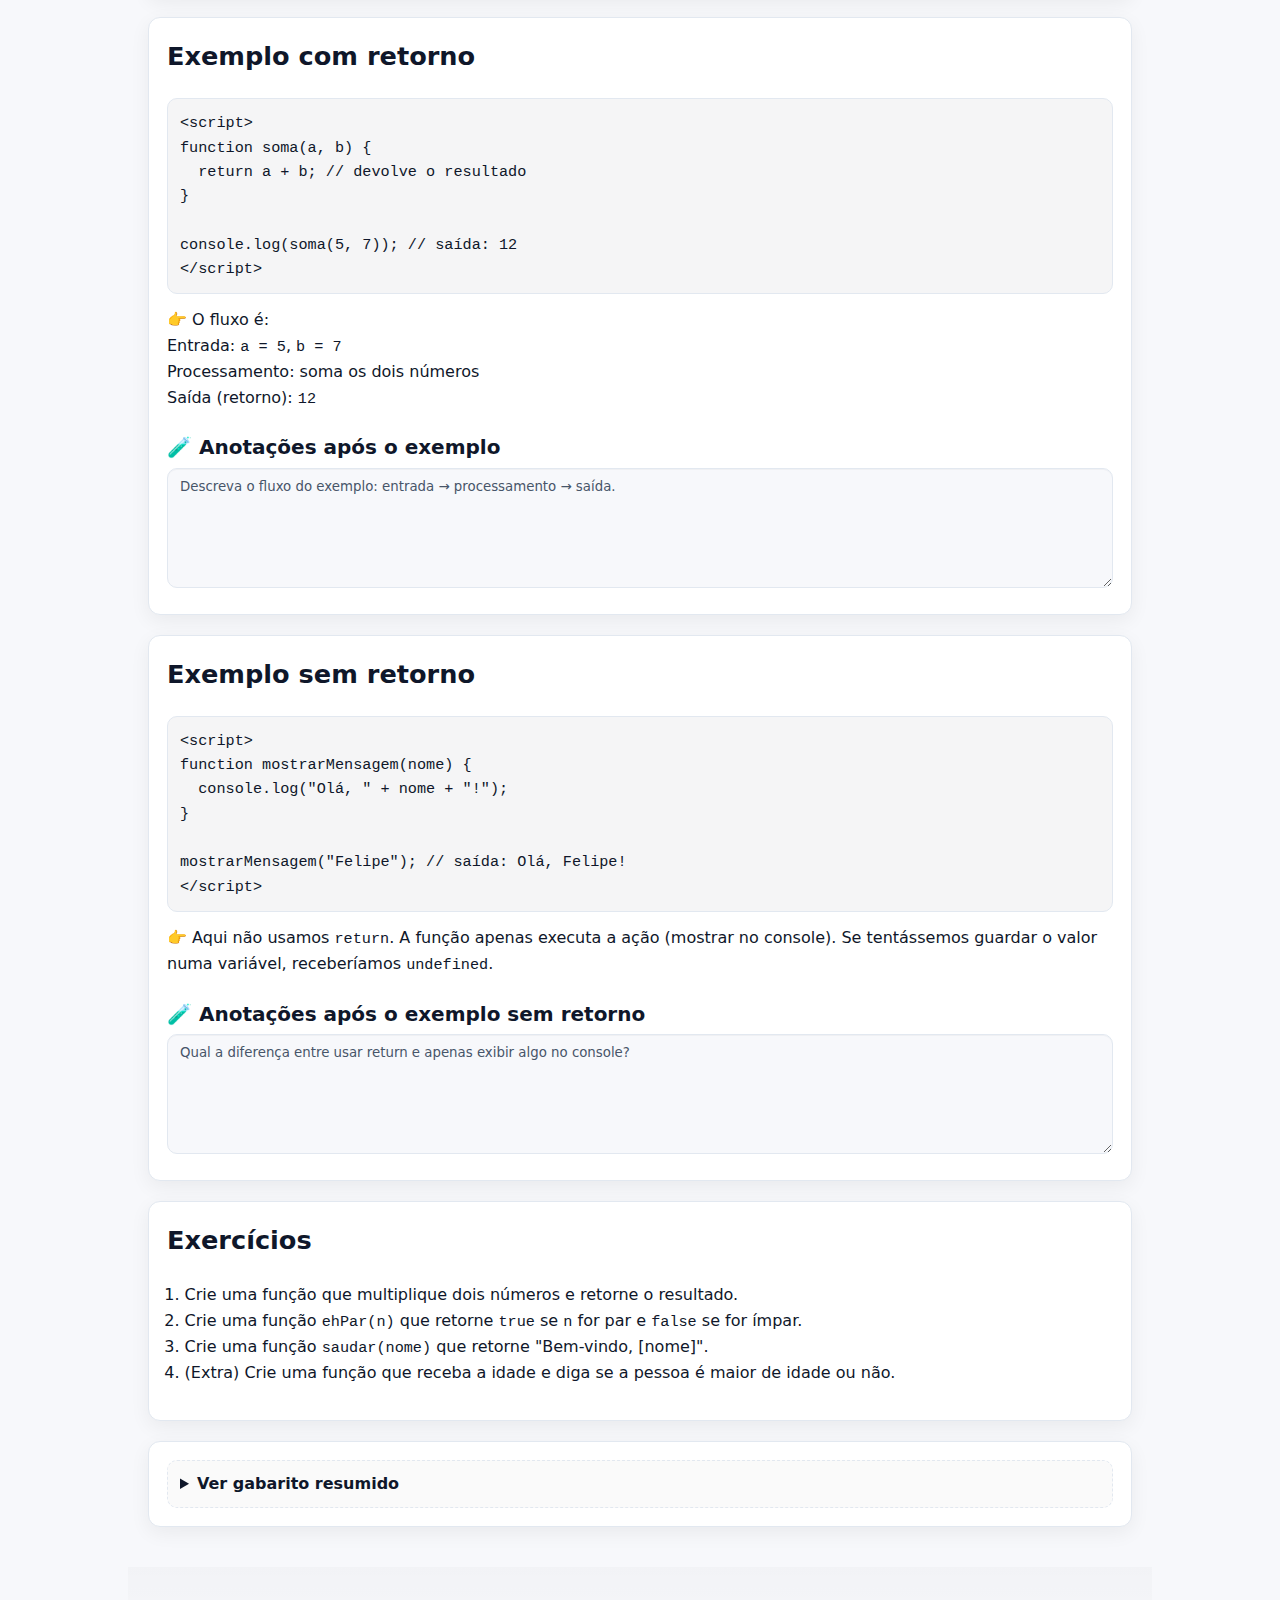
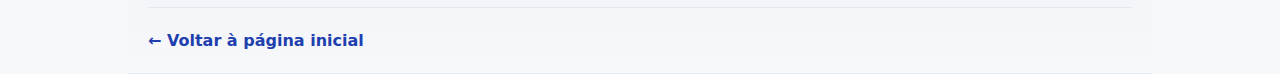
<file: modulo3.html>
<!DOCTYPE html>
<html lang="pt-BR">
<head>
  <meta charset="UTF-8" />
  <meta name="viewport" content="width=device-width, initial-scale=1.0" />
  <title>Módulo 3 — Funções</title>
  <link rel="stylesheet" href="style.css">
</head>
<body>
  <header>
    <h1>Módulo 3 — Funções</h1>
    <p><a href="index.html">← Voltar à página inicial</a></p>
    <hr />
  </header>

  <main>
    <section>
      <h2>Explicação</h2>
      <p>
        Uma <strong>função</strong> é como uma receita ou uma máquina no código:
        você dá ingredientes (valores de entrada, chamados <em>parâmetros</em>),
        a função segue um passo a passo (o <em>bloco de código</em>) e pode
        devolver um resultado (o <em>retorno</em>).
      </p>
      <p>
        Criar funções é importante porque:
      </p>
      <ul>
        <li>Evita repetir código várias vezes.</li>
        <li>Organiza melhor o programa.</li>
        <li>Facilita alterações futuras (muda só na função, e não em todos os lugares).</li>
      </ul>

      <h3>Como declarar uma função</h3>
      <p>Existem 3 formas principais de criar funções em JavaScript:</p>
      <ul>
        <li><strong>Declaração tradicional:</strong>
          <pre><code>&lt;script&gt;
function soma(a, b) {
  return a + b;
}
&lt;/script&gt;</code></pre>
          👉 Aqui não usamos <code>let</code> nem <code>const</code>, porque a palavra-chave
          <code>function</code> já cria a função com nome.
        </li>

        <li><strong>Expressão de função:</strong>
          <pre><code>&lt;script&gt;
const subtrair = function(a, b) {
  return a - b;
};
&lt;/script&gt;</code></pre>
          👉 Aqui usamos <code>const</code> para guardar a função dentro de uma variável.
          É boa prática usar <code>const</code>, porque normalmente não queremos
          reatribuir a função depois.
        </li>

        <li><strong>Arrow function (função flecha):</strong>
          <pre><code>&lt;script&gt;
const multiplicar = (a, b) =&gt; {
  return a * b;
};
&lt;/script&gt;</code></pre>
          👉 É uma forma mais curta de escrever funções. Também guardamos em <code>const</code>.
        </li>
      </ul>

      <h3>Parâmetros e Retorno</h3>
      <p>
        <strong>Parâmetros</strong> → valores que entram na função.<br>
        <strong>Retorno</strong> → valor que a função entrega de volta com <code>return</code>.
      </p>
      <p>
        Se a função não tiver <code>return</code>, ela apenas executa uma ação, como mostrar
        uma mensagem, mas não devolve nada.
      </p>

      <h3>✍️ Suas anotações sobre a explicação</h3>
      <textarea rows="6" cols="90" placeholder="Explique com suas palavras o que é função, o que são parâmetros e retorno. Quando você usaria cada tipo (function, const com arrow function)..."></textarea>
    </section>

    <section>
      <h2>Exemplo com retorno</h2>
      <pre><code>&lt;script&gt;
function soma(a, b) {
  return a + b; // devolve o resultado
}

console.log(soma(5, 7)); // saída: 12
&lt;/script&gt;</code></pre>
      <p>
        👉 O fluxo é: <br>
        Entrada: <code>a = 5</code>, <code>b = 7</code><br>
        Processamento: soma os dois números<br>
        Saída (retorno): <code>12</code>
      </p>
      <h3>🧪 Anotações após o exemplo</h3>
      <textarea rows="6" cols="90" placeholder="Descreva o fluxo do exemplo: entrada → processamento → saída."></textarea>
    </section>

    <section>
      <h2>Exemplo sem retorno</h2>
      <pre><code>&lt;script&gt;
function mostrarMensagem(nome) {
  console.log("Olá, " + nome + "!");
}

mostrarMensagem("Felipe"); // saída: Olá, Felipe!
&lt;/script&gt;</code></pre>
      <p>
        👉 Aqui não usamos <code>return</code>.  
        A função apenas executa a ação (mostrar no console).  
        Se tentássemos guardar o valor numa variável, receberíamos <code>undefined</code>.
      </p>
      <h3>🧪 Anotações após o exemplo sem retorno</h3>
      <textarea rows="6" cols="90" placeholder="Qual a diferença entre usar return e apenas exibir algo no console?"></textarea>
    </section>

    <section>
      <h2>Exercícios</h2>
      <ol>
        <li>Crie uma função que multiplique dois números e retorne o resultado.</li>
        <li>Crie uma função <code>ehPar(n)</code> que retorne <code>true</code> se <code>n</code> for par e <code>false</code> se for ímpar.</li>
        <li>Crie uma função <code>saudar(nome)</code> que retorne "Bem-vindo, [nome]".</li>
        <li>(Extra) Crie uma função que receba a idade e diga se a pessoa é maior de idade ou não.</li>
      </ol>
    </section>

    <section>
      <details>
        <summary>Ver gabarito resumido</summary>

        <h4>Exercício 1</h4>
        <pre><code>&lt;script&gt;
const multiplicar = (a, b) =&gt; {
  return a * b;
};
console.log(multiplicar(3, 4)); // 12
&lt;/script&gt;</code></pre>

        <h4>Exercício 2</h4>
        <pre><code>&lt;script&gt;
const ehPar = (n) =&gt; {
  return n % 2 === 0;
};
console.log(ehPar(10)); // true
console.log(ehPar(7));  // false
&lt;/script&gt;</code></pre>

        <h4>Exercício 3</h4>
        <pre><code>&lt;script&gt;
const saudar = (nome) =&gt; {
  return "Bem-vindo, " + nome;
};
console.log(saudar("Felipe"));
&lt;/script&gt;</code></pre>

        <h4>Exercício Extra</h4>
        <pre><code>&lt;script&gt;
const verificarIdade = (idade) =&gt; {
  if (idade &gt;= 18) {
    return "Maior de idade";
  } else {
    return "Menor de idade";
  }
};
console.log(verificarIdade(20)); // Maior de idade
&lt;/script&gt;</code></pre>
      </details>
    </section>
  </main>

  <script>
    const idade = Number (prompt("Digite sua idade")); {
    if (idade => 18){
        return "Maior de idade"
    }
} {
    else (idade <= 19)
        return "Menor de idade"   
};
console.log (idade);
  // Salvar anotações automaticamente
  document.querySelectorAll("textarea").forEach(textarea => {
    const key = textarea.name || textarea.placeholder;
    textarea.value = localStorage.getItem(key) || "";
    textarea.addEventListener("input", () => {
      localStorage.setItem(key, textarea.value);
    });
  });
  </script>

  <footer>
    <hr />
    <p><a href="index.html">← Voltar à página inicial</a></p>
  </footer>
</body>
</html>
</file>
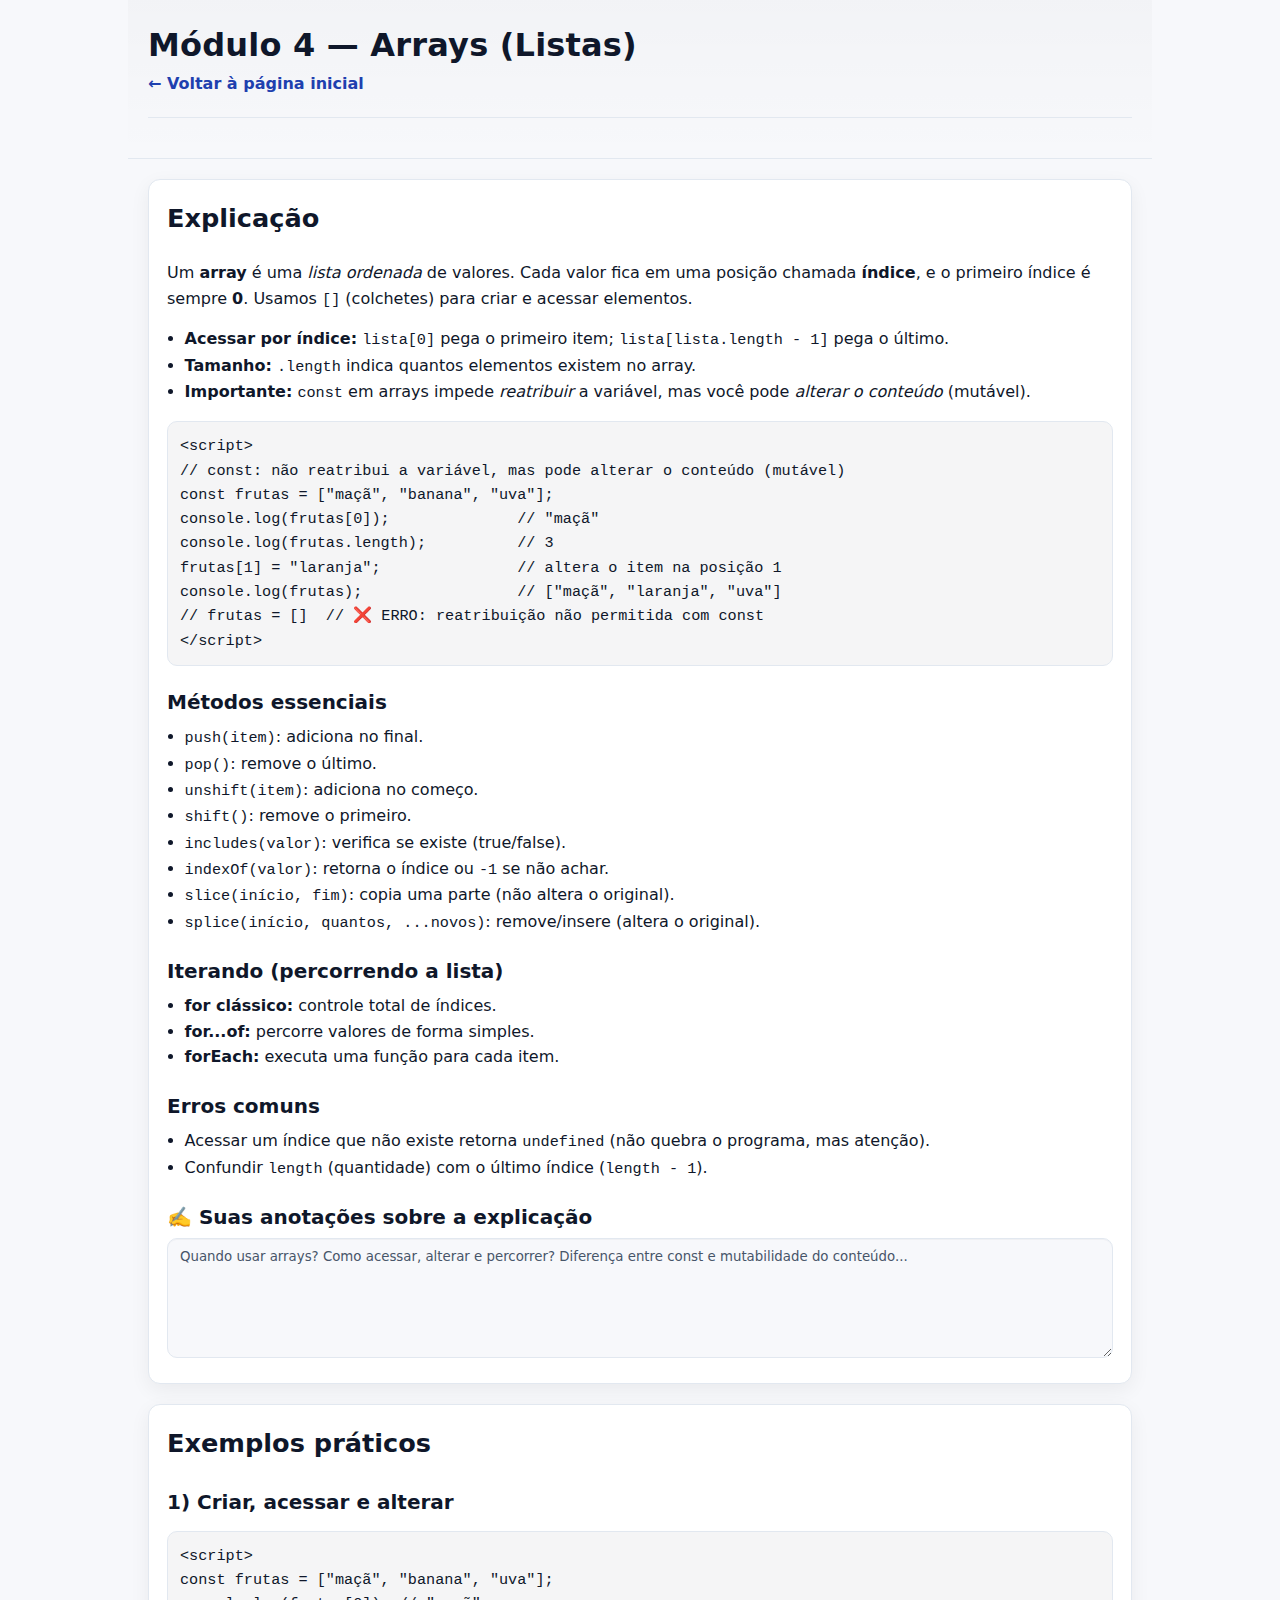
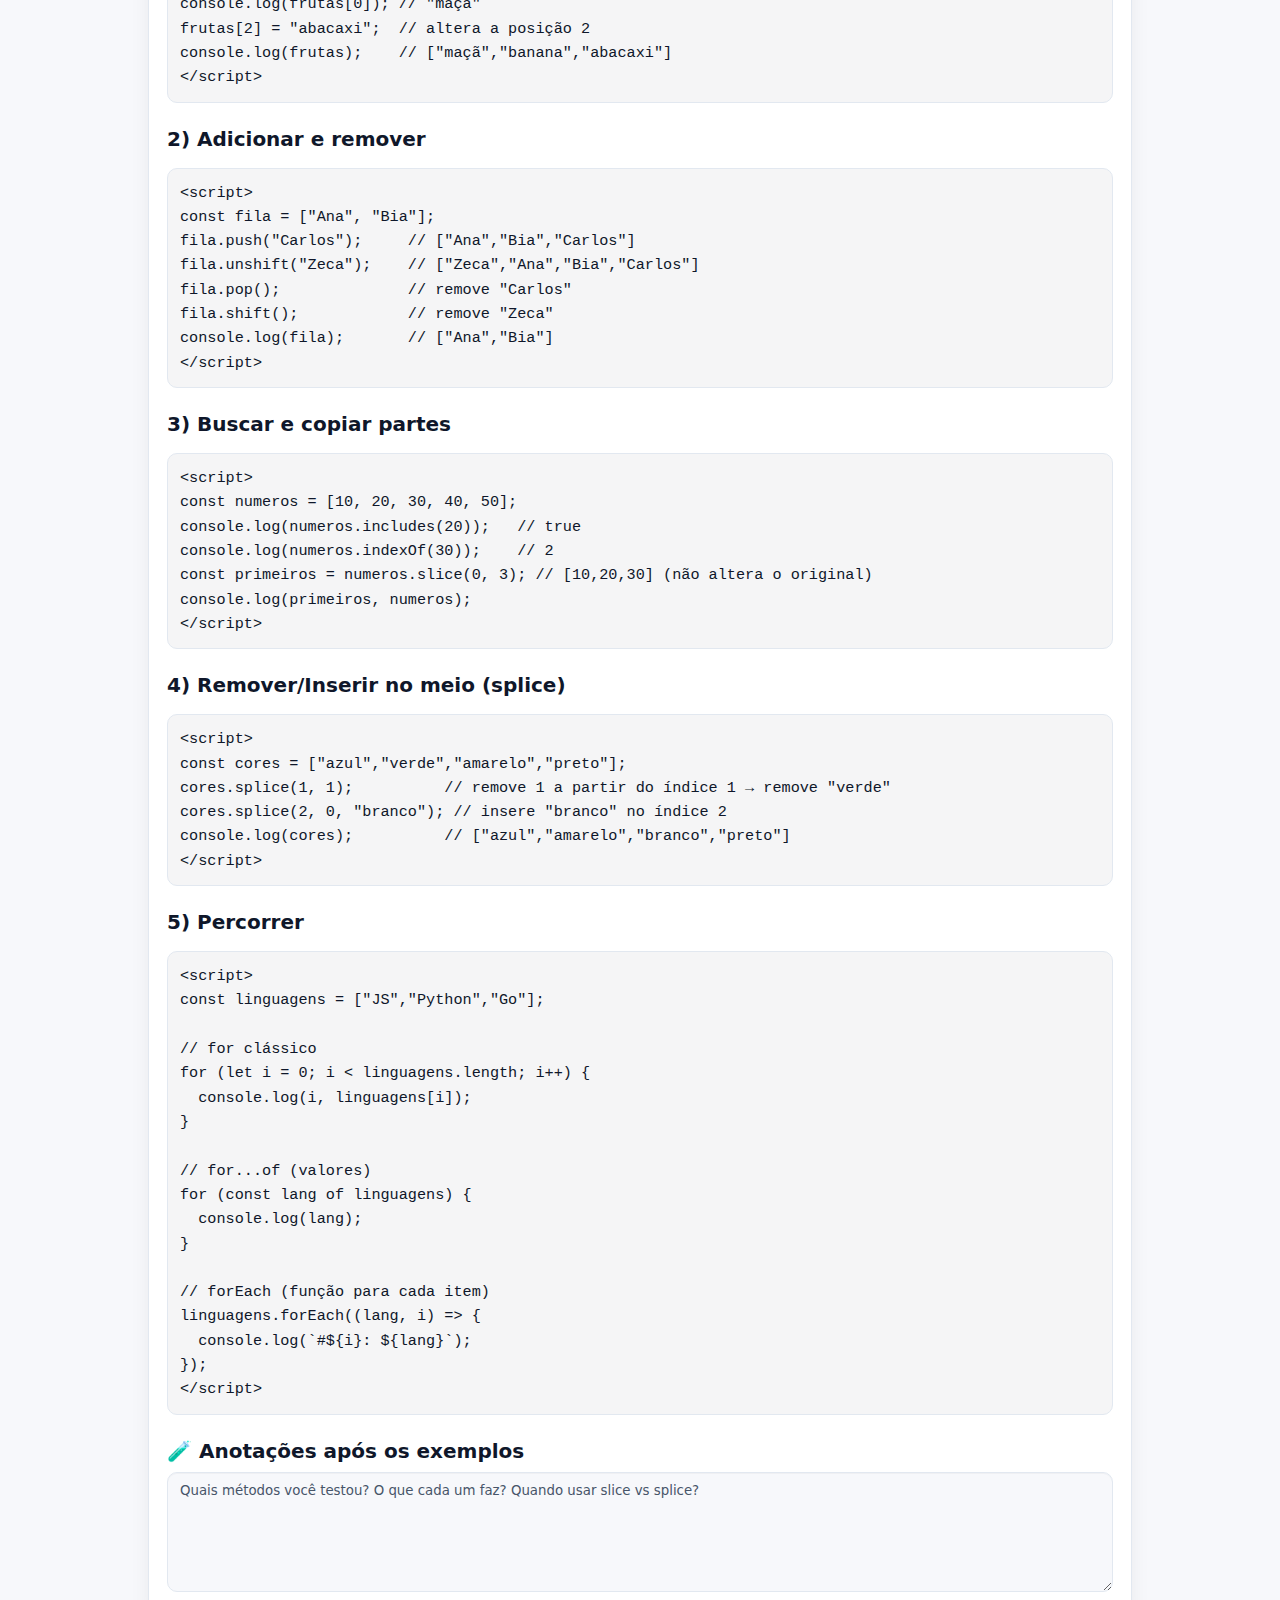
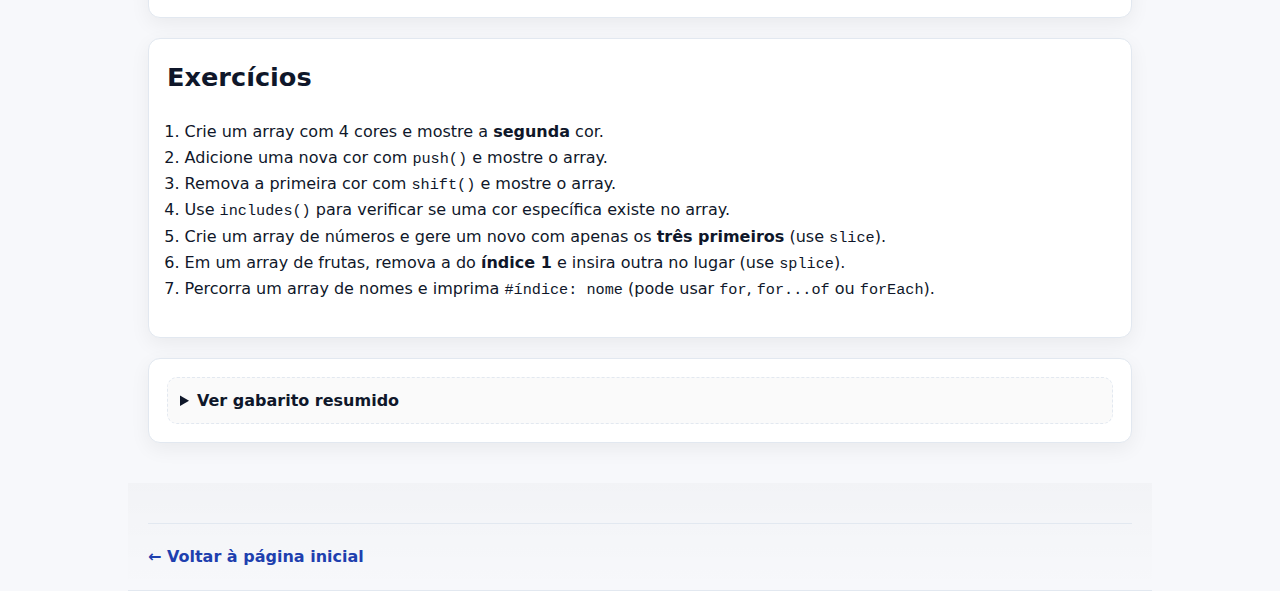
<file: modulo4.html>
<!DOCTYPE html>
<html lang="pt-BR">
<head>
  <meta charset="UTF-8" />
  <meta name="viewport" content="width=device-width, initial-scale=1.0" />
  <title>Módulo 4 — Arrays (Listas)</title>
  <link rel="stylesheet" href="style.css">
</head>
<body>
  <header>
    <h1>Módulo 4 — Arrays (Listas)</h1>
    <p><a href="index.html">← Voltar à página inicial</a></p>
    <hr />
  </header>

  <main>
    <section>
      <h2>Explicação</h2>
      <p>
        Um <strong>array</strong> é uma <em>lista ordenada</em> de valores.
        Cada valor fica em uma posição chamada <strong>índice</strong>, e o primeiro índice é sempre <strong>0</strong>.
        Usamos <code>[]</code> (colchetes) para criar e acessar elementos.
      </p>
      <ul>
        <li><strong>Acessar por índice:</strong> <code>lista[0]</code> pega o primeiro item; <code>lista[lista.length - 1]</code> pega o último.</li>
        <li><strong>Tamanho:</strong> <code>.length</code> indica quantos elementos existem no array.</li>
        <li><strong>Importante:</strong> <code>const</code> em arrays impede <em>reatribuir</em> a variável, mas você pode <em>alterar o conteúdo</em> (mutável).</li>
      </ul>
      <pre><code>&lt;script&gt;
// const: não reatribui a variável, mas pode alterar o conteúdo (mutável)
const frutas = ["maçã", "banana", "uva"];
console.log(frutas[0]);              // "maçã"
console.log(frutas.length);          // 3
frutas[1] = "laranja";               // altera o item na posição 1
console.log(frutas);                 // ["maçã", "laranja", "uva"]
// frutas = []  // ❌ ERRO: reatribuição não permitida com const
&lt;/script&gt;</code></pre>

      <h3>Métodos essenciais</h3>
      <ul>
        <li><code>push(item)</code>: adiciona no final.</li>
        <li><code>pop()</code>: remove o último.</li>
        <li><code>unshift(item)</code>: adiciona no começo.</li>
        <li><code>shift()</code>: remove o primeiro.</li>
        <li><code>includes(valor)</code>: verifica se existe (true/false).</li>
        <li><code>indexOf(valor)</code>: retorna o índice ou <code>-1</code> se não achar.</li>
        <li><code>slice(início, fim)</code>: copia uma parte (não altera o original).</li>
        <li><code>splice(início, quantos, ...novos)</code>: remove/insere (altera o original).</li>
      </ul>

      <h3>Iterando (percorrendo a lista)</h3>
      <ul>
        <li><strong>for clássico:</strong> controle total de índices.</li>
        <li><strong>for...of:</strong> percorre valores de forma simples.</li>
        <li><strong>forEach:</strong> executa uma função para cada item.</li>
      </ul>

      <h3>Erros comuns</h3>
      <ul>
        <li>Acessar um índice que não existe retorna <code>undefined</code> (não quebra o programa, mas atenção).</li>
        <li>Confundir <code>length</code> (quantidade) com o último índice (<code>length - 1</code>).</li>
      </ul>

      <h3>✍️ Suas anotações sobre a explicação</h3>
      <textarea rows="6" cols="90" placeholder="Quando usar arrays? Como acessar, alterar e percorrer? Diferença entre const e mutabilidade do conteúdo..."></textarea>
    </section>

    <section>
      <h2>Exemplos práticos</h2>

      <h3>1) Criar, acessar e alterar</h3>
      <pre><code>&lt;script&gt;
const frutas = ["maçã", "banana", "uva"];
console.log(frutas[0]); // "maçã"
frutas[2] = "abacaxi";  // altera a posição 2
console.log(frutas);    // ["maçã","banana","abacaxi"]
&lt;/script&gt;</code></pre>

      <h3>2) Adicionar e remover</h3>
      <pre><code>&lt;script&gt;
const fila = ["Ana", "Bia"];
fila.push("Carlos");     // ["Ana","Bia","Carlos"]
fila.unshift("Zeca");    // ["Zeca","Ana","Bia","Carlos"]
fila.pop();              // remove "Carlos"
fila.shift();            // remove "Zeca"
console.log(fila);       // ["Ana","Bia"]
&lt;/script&gt;</code></pre>

      <h3>3) Buscar e copiar partes</h3>
      <pre><code>&lt;script&gt;
const numeros = [10, 20, 30, 40, 50];
console.log(numeros.includes(20));   // true
console.log(numeros.indexOf(30));    // 2
const primeiros = numeros.slice(0, 3); // [10,20,30] (não altera o original)
console.log(primeiros, numeros);
&lt;/script&gt;</code></pre>

      <h3>4) Remover/Inserir no meio (splice)</h3>
      <pre><code>&lt;script&gt;
const cores = ["azul","verde","amarelo","preto"];
cores.splice(1, 1);          // remove 1 a partir do índice 1 → remove "verde"
cores.splice(2, 0, "branco"); // insere "branco" no índice 2
console.log(cores);          // ["azul","amarelo","branco","preto"]
&lt;/script&gt;</code></pre>

      <h3>5) Percorrer</h3>
      <pre><code>&lt;script&gt;
const linguagens = ["JS","Python","Go"];

// for clássico
for (let i = 0; i &lt; linguagens.length; i++) {
  console.log(i, linguagens[i]);
}

// for...of (valores)
for (const lang of linguagens) {
  console.log(lang);
}

// forEach (função para cada item)
linguagens.forEach((lang, i) =&gt; {
  console.log(`#${i}: ${lang}`);
});
&lt;/script&gt;</code></pre>

      <h3>🧪 Anotações após os exemplos</h3>
      <textarea rows="6" cols="90" placeholder="Quais métodos você testou? O que cada um faz? Quando usar slice vs splice?"></textarea>
    </section>

    <section>
      <h2>Exercícios</h2>
      <ol>
        <li>Crie um array com 4 cores e mostre a <strong>segunda</strong> cor.</li>
        <li>Adicione uma nova cor com <code>push()</code> e mostre o array.</li>
        <li>Remova a primeira cor com <code>shift()</code> e mostre o array.</li>
        <li>Use <code>includes()</code> para verificar se uma cor específica existe no array.</li>
        <li>Crie um array de números e gere um novo com apenas os <strong>três primeiros</strong> (use <code>slice</code>).</li>
        <li>Em um array de frutas, remova a do <strong>índice 1</strong> e insira outra no lugar (use <code>splice</code>).</li>
        <li>Percorra um array de nomes e imprima <code>#índice: nome</code> (pode usar <code>for</code>, <code>for...of</code> ou <code>forEach</code>).</li>
      </ol>
    </section>

    <section>
      <details>
        <summary>Ver gabarito resumido</summary>

        <h4>1) Segunda cor</h4>
        <pre><code>&lt;script&gt;
const cores = ["azul","verde","amarelo","vermelho"];
console.log(cores[1]); // "verde"
&lt;/script&gt;</code></pre>

        <h4>2) push</h4>
        <pre><code>&lt;script&gt;
const cores2 = ["azul","verde","amarelo","vermelho"];
cores2.push("roxo");
console.log(cores2);
&lt;/script&gt;</code></pre>

        <h4>3) shift</h4>
        <pre><code>&lt;script&gt;
const cores3 = ["azul","verde","amarelo","vermelho"];
cores3.shift(); // remove "azul"
console.log(cores3);
&lt;/script&gt;</code></pre>

        <h4>4) includes</h4>
        <pre><code>&lt;script&gt;
const cores4 = ["azul","verde","amarelo","vermelho"];
console.log(cores4.includes("verde"));   // true
console.log(cores4.includes("marrom"));  // false
&lt;/script&gt;</code></pre>

        <h4>5) slice</h4>
        <pre><code>&lt;script&gt;
const numeros = [10, 20, 30, 40, 50];
const primeiros3 = numeros.slice(0, 3);
console.log(primeiros3);  // [10,20,30]
console.log(numeros);     // original intacto
&lt;/script&gt;</code></pre>

        <h4>6) splice</h4>
        <pre><code>&lt;script&gt;
const frutas = ["maçã","banana","uva","pera"];
frutas.splice(1, 1, "laranja"); // remove a do índice 1 e insere "laranja"
console.log(frutas); // ["maçã","laranja","uva","pera"]
&lt;/script&gt;</code></pre>

        <h4>7) Percorrer</h4>
        <pre><code>&lt;script&gt;
const nomes = ["Ana","Bia","Caio"];
nomes.forEach((nome, i) =&gt; {
  console.log(`#${i}: ${nome}`);
});
&lt;/script&gt;</code></pre>

      </details>
    </section>
  </main>

  <script>
    // Salvar anotações automaticamente
    document.querySelectorAll("textarea").forEach(textarea => {
      const key = textarea.name || textarea.placeholder; // chave única
      textarea.value = localStorage.getItem(key) || "";
      textarea.addEventListener("input", () => {
        localStorage.setItem(key, textarea.value);
      });
    });
  </script>

  <footer>
    <hr />
    <p><a href="index.html">← Voltar à página inicial</a></p>
  </footer>
</body>
</html>
</file>
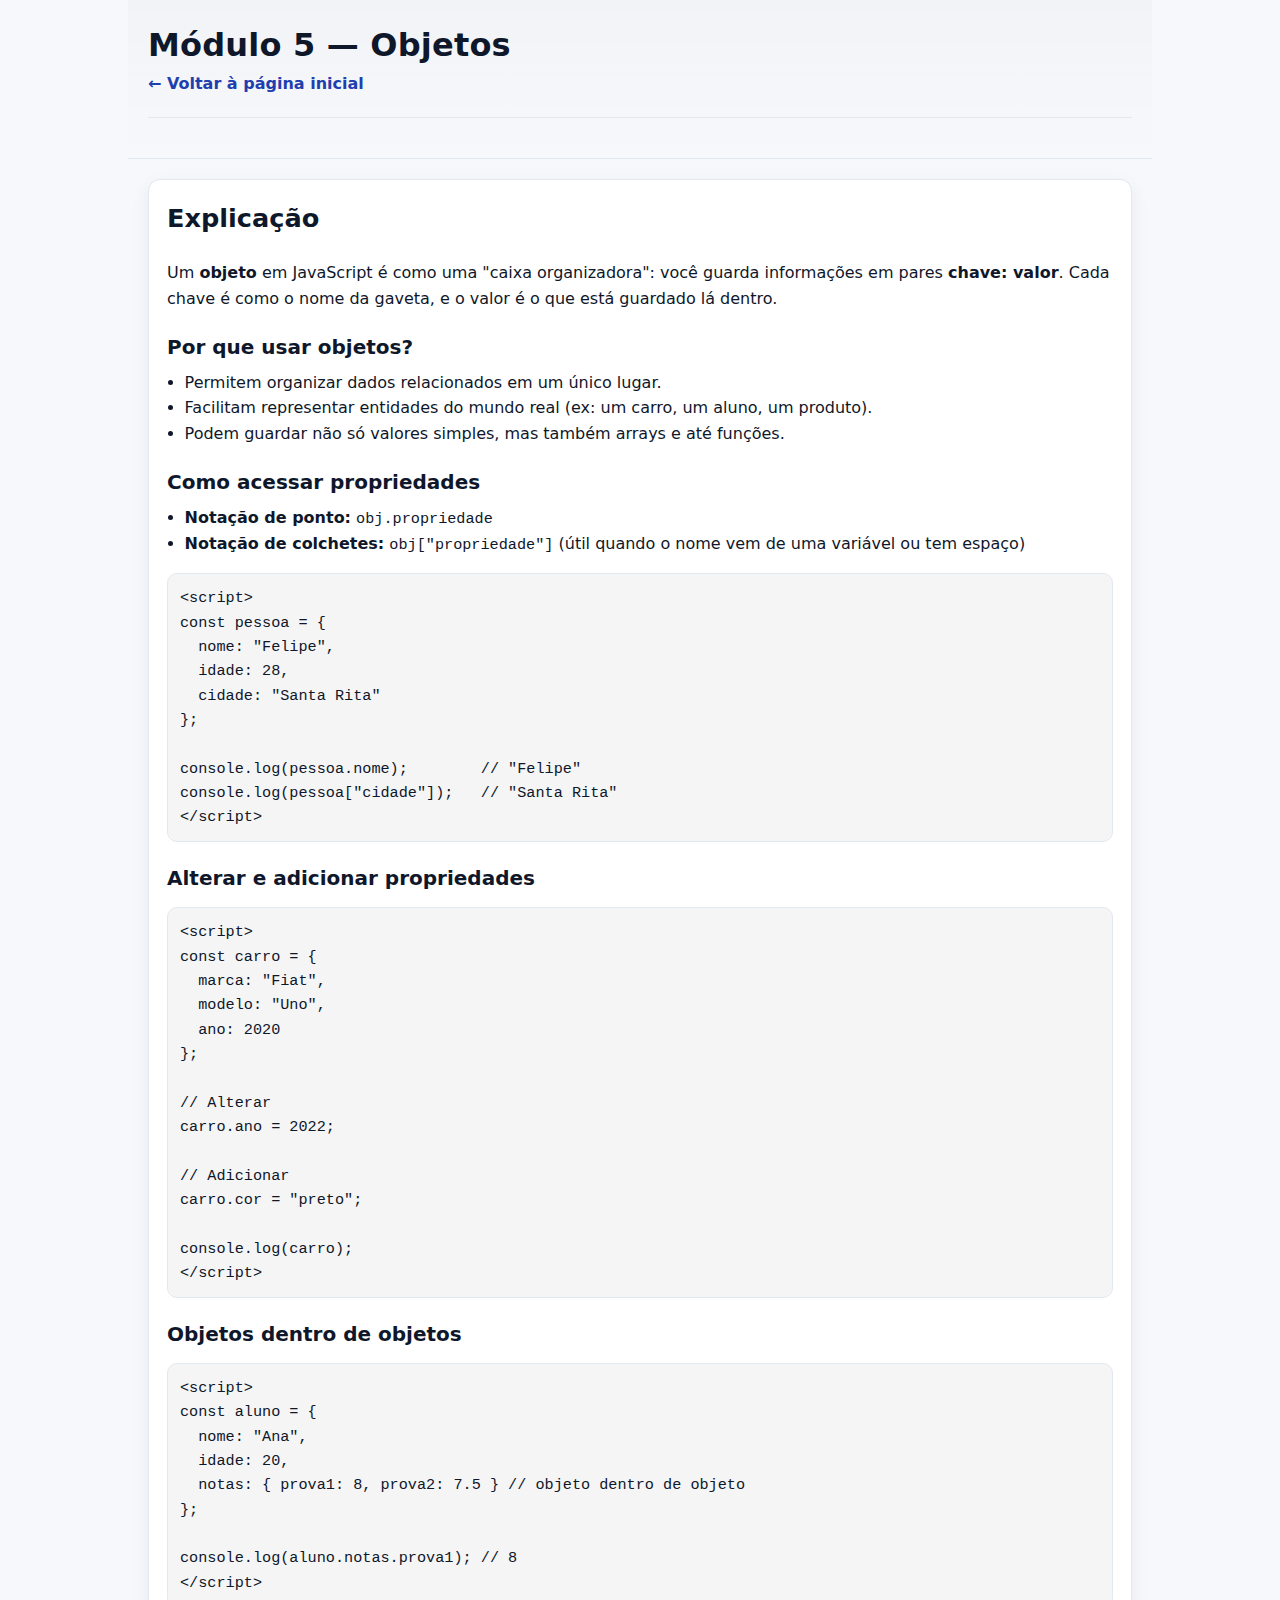
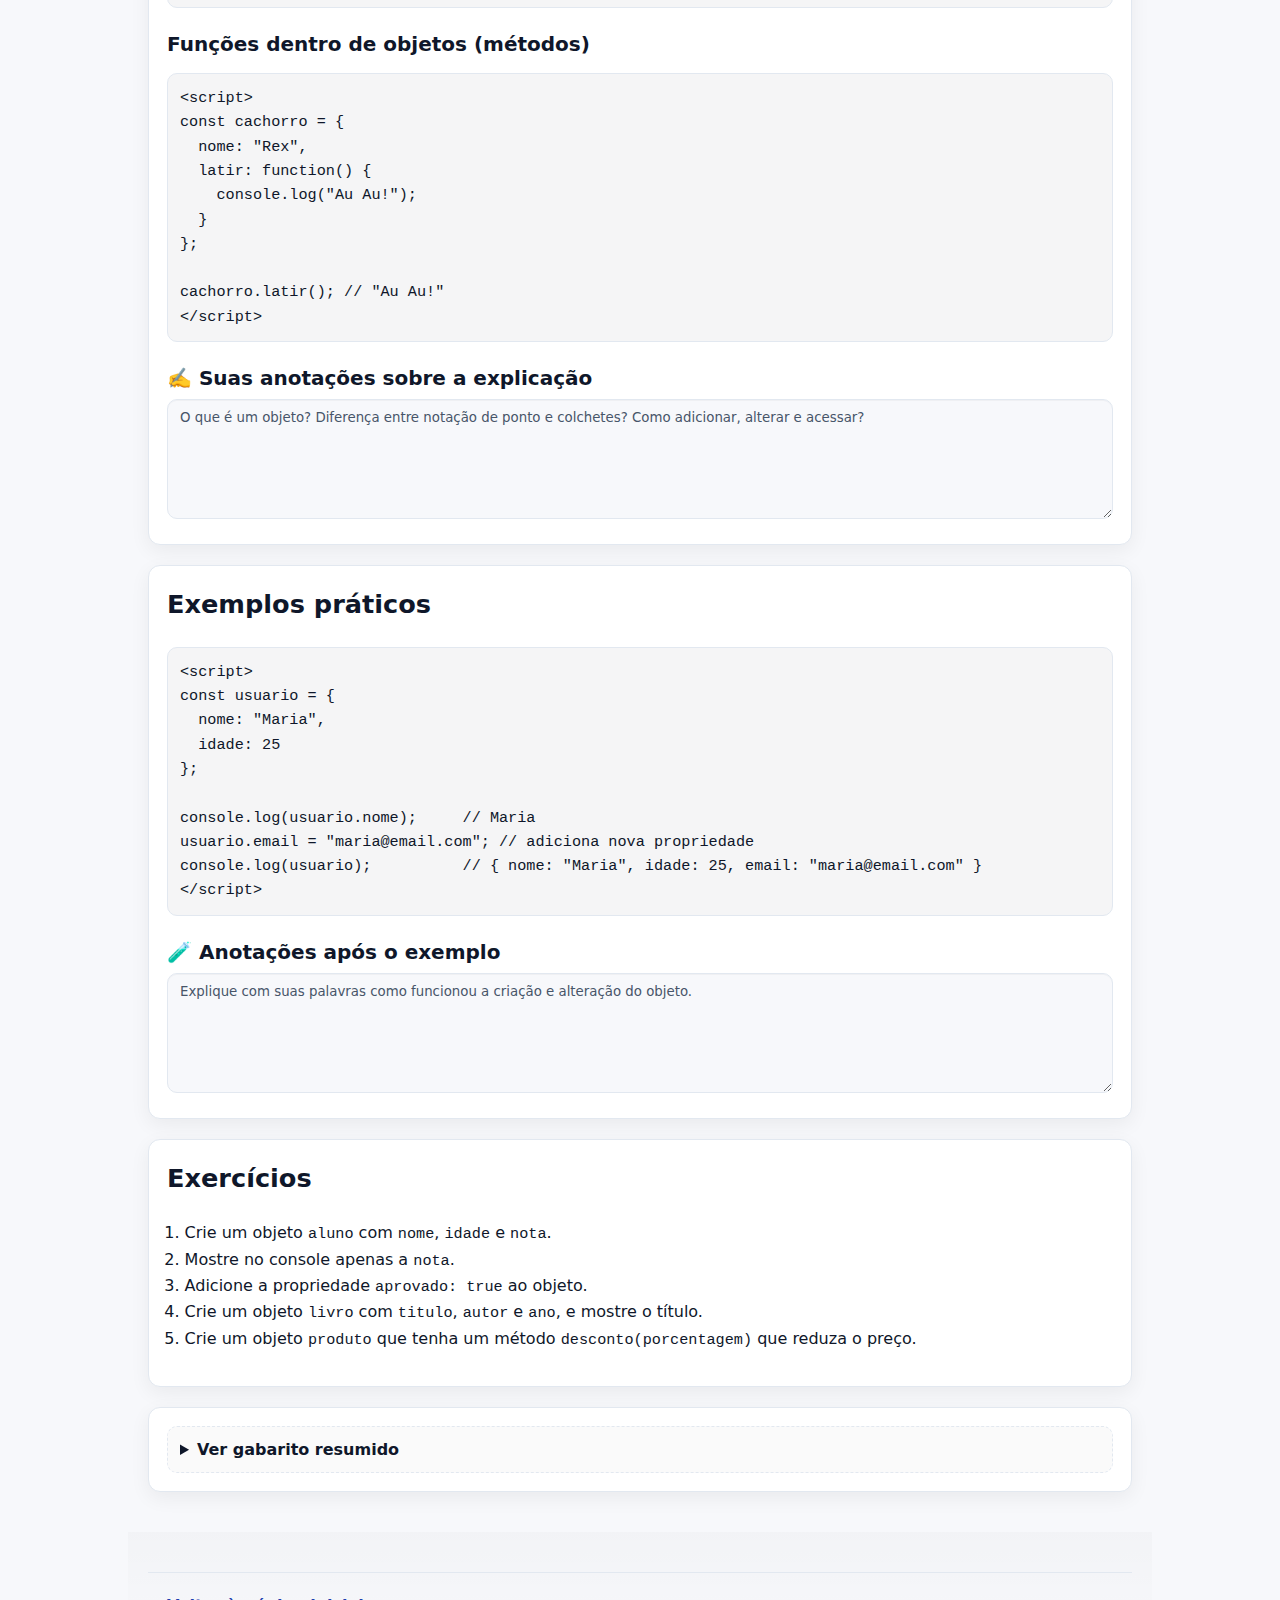
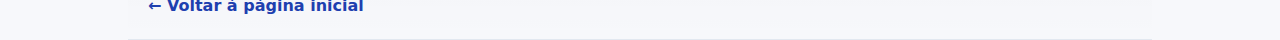
<file: modulo5.html>
<!DOCTYPE html>
<html lang="pt-BR">

<head>
  <meta charset="UTF-8" />
  <meta name="viewport" content="width=device-width, initial-scale=1.0" />
  <title>Módulo 5 — Objetos</title>
  <link rel="stylesheet" href="style.css">
</head>

<body>
  <header>
    <h1>Módulo 5 — Objetos</h1>
    <p><a href="index.html">← Voltar à página inicial</a></p>
    <hr />
  </header>

  <main>
    <section>
      <h2>Explicação</h2>
      <p>
        Um <strong>objeto</strong> em JavaScript é como uma "caixa organizadora":
        você guarda informações em pares <strong>chave: valor</strong>.
        Cada chave é como o nome da gaveta, e o valor é o que está guardado lá dentro.
      </p>

      <h3>Por que usar objetos?</h3>
      <ul>
        <li>Permitem organizar dados relacionados em um único lugar.</li>
        <li>Facilitam representar entidades do mundo real (ex: um carro, um aluno, um produto).</li>
        <li>Podem guardar não só valores simples, mas também arrays e até funções.</li>
      </ul>

      <h3>Como acessar propriedades</h3>
      <ul>
        <li><strong>Notação de ponto:</strong> <code>obj.propriedade</code></li>
        <li><strong>Notação de colchetes:</strong> <code>obj["propriedade"]</code> (útil quando o nome vem de uma variável ou tem espaço)</li>
      </ul>

      <pre><code>&lt;script&gt;
const pessoa = {
  nome: "Felipe",
  idade: 28,
  cidade: "Santa Rita"
};

console.log(pessoa.nome);        // "Felipe"
console.log(pessoa["cidade"]);   // "Santa Rita"
&lt;/script&gt;</code></pre>

      <h3>Alterar e adicionar propriedades</h3>
      <pre><code>&lt;script&gt;
const carro = {
  marca: "Fiat",
  modelo: "Uno",
  ano: 2020
};

// Alterar
carro.ano = 2022;

// Adicionar
carro.cor = "preto";

console.log(carro);
&lt;/script&gt;</code></pre>

      <h3>Objetos dentro de objetos</h3>
      <pre><code>&lt;script&gt;
const aluno = {
  nome: "Ana",
  idade: 20,
  notas: { prova1: 8, prova2: 7.5 } // objeto dentro de objeto
};

console.log(aluno.notas.prova1); // 8
&lt;/script&gt;</code></pre>

      <h3>Funções dentro de objetos (métodos)</h3>
      <pre><code>&lt;script&gt;
const cachorro = {
  nome: "Rex",
  latir: function() {
    console.log("Au Au!");
  }
};

cachorro.latir(); // "Au Au!"
&lt;/script&gt;</code></pre>

      <h3>✍️ Suas anotações sobre a explicação</h3>
      <textarea rows="6" cols="90" placeholder="O que é um objeto? Diferença entre notação de ponto e colchetes? Como adicionar, alterar e acessar?"></textarea>
    </section>

    <section>
      <h2>Exemplos práticos</h2>
      <pre><code>&lt;script&gt;
const usuario = {
  nome: "Maria",
  idade: 25
};

console.log(usuario.nome);     // Maria
usuario.email = "maria@email.com"; // adiciona nova propriedade
console.log(usuario);          // { nome: "Maria", idade: 25, email: "maria@email.com" }
&lt;/script&gt;</code></pre>
      <h3>🧪 Anotações após o exemplo</h3>
      <textarea rows="6" cols="90" placeholder="Explique com suas palavras como funcionou a criação e alteração do objeto."></textarea>
    </section>

    <section>
      <h2>Exercícios</h2>
      <ol>
        <li>Crie um objeto <code>aluno</code> com <code>nome</code>, <code>idade</code> e <code>nota</code>.</li>
        <li>Mostre no console apenas a <code>nota</code>.</li>
        <li>Adicione a propriedade <code>aprovado: true</code> ao objeto.</li>
        <li>Crie um objeto <code>livro</code> com <code>titulo</code>, <code>autor</code> e <code>ano</code>, e mostre o título.</li>
        <li>Crie um objeto <code>produto</code> que tenha um método <code>desconto(porcentagem)</code> que reduza o preço.</li>
      </ol>
    </section>

    <section>
      <details>
        <summary>Ver gabarito resumido</summary>

        <h4>Exercício 1-3</h4>
        <pre><code>&lt;script&gt;
const aluno = { nome: "Ana", idade: 20, nota: 8.5 };
aluno.aprovado = true;
console.log(aluno.nota, aluno.aprovado);
&lt;/script&gt;</code></pre>

        <h4>Exercício 4</h4>
        <pre><code>&lt;script&gt;
const livro = { titulo: "Dom Casmurro", autor: "Machado de Assis", ano: 1899 };
console.log(livro.titulo);
&lt;/script&gt;</code></pre>

        <h4>Exercício 5</h4>
        <pre><code>&lt;script&gt;
const produto = {
  nome: "Camisa",
  preco: 100,
  desconto: function(porcentagem) {
    this.preco = this.preco - (this.preco * (porcentagem / 100));
  }
};

produto.desconto(10);
console.log(produto.preco); // 90
&lt;/script&gt;</code></pre>
      </details>
    </section>
  </main>

  <script>
    // Salvar anotações automaticamente
    document.querySelectorAll("textarea").forEach(textarea => {
      const key = textarea.name || textarea.placeholder; 
      textarea.value = localStorage.getItem(key) || "";
      textarea.addEventListener("input", () => {
        localStorage.setItem(key, textarea.value);
      });
    });
  </script>

  <footer>
    <hr />
    <p><a href="index.html">← Voltar à página inicial</a></p>
  </footer>
</body>

</html>
</file>
<file: style.css>
/* =============================
   Guia de Estudos JavaScript
   style.css (HTML puro)
   - Suporte a modo claro/escuro (prefers-color-scheme)
   - Tipografia legível
   - Layout responsivo
   - Acessibilidade (foco visível)
   - Estilos para: header, nav, links, sections, listas, <pre><code>, <textarea>, <details>
   - Regras de impressão
   ==============================*/

/* ---------- Paleta base (modo claro) ---------- */
:root {
  --bg: #f7f8fb;
  --text: #0f172a;
  --muted: #475569;
  --card: #ffffff;
  --line: #e2e8f0;
  --brand: #3b82f6;
  --brand-ink: #1e40af;
  --accent: #22c55e;
  --warning: #f59e0b;
  --danger: #ef4444;

  --radius: 12px;
  --shadow: 0 6px 20px rgba(2, 8, 23, 0.06);
  --mono: ui-monospace, SFMono-Regular, Menlo, Consolas, "Liberation Mono", monospace;
  --sans: system-ui, -apple-system, "Segoe UI", Roboto, Ubuntu, Arial, sans-serif;

  --container: 1024px;
  --space: 20px;
}

/* ---------- Modo escuro automático ---------- */
@media (prefers-color-scheme: dark) {
  :root {
    --bg: #0b1220;
    --text: #e6edf7;
    --muted: #94a3b8;
    --card: #111827;
    --line: #1f2937;
    --brand: #7c9cff;
    --brand-ink: #93c5fd;
    --accent: #34d399;
    --warning: #fbbf24;
    --danger: #f87171;

    --shadow: 0 10px 30px rgba(0, 0, 0, 0.35);
  }
}

/* ---------- Reset simples ---------- */
* { box-sizing: border-box; }
html, body { margin: 0; padding: 0; }
img { max-width: 100%; display: block; }
a { color: var(--brand); text-decoration: none; }
a:hover { text-decoration: underline; }
:focus-visible { outline: 3px solid var(--brand); outline-offset: 2px; border-radius: 6px; }

/* ---------- Base ---------- */
body {
  font-family: var(--sans);
  background: var(--bg);
  color: var(--text);
  line-height: 1.6;
}

header, footer {
  background: linear-gradient(180deg, rgba(0,0,0,0.02), transparent);
  border-bottom: 1px solid var(--line);
}

header h1, header p, footer p {
  margin: 0;
}

header, main, footer {
  max-width: var(--container);
  margin: 0 auto;
  padding: calc(var(--space) * 1) var(--space);
}

hr {
  border: none;
  border-top: 1px solid var(--line);
  margin: var(--space) 0;
}

/* ---------- Navegação / Índice ---------- */
nav ul {
  list-style: none;
  padding: 0;
  margin: 0 0 var(--space) 0;
  display: grid;
  grid-template-columns: 1fr;
  gap: 10px;
}
nav li {
  background: var(--card);
  border: 1px solid var(--line);
  border-radius: var(--radius);
  box-shadow: var(--shadow);
}
nav a {
  display: block;
  padding: 12px 14px;
  font-weight: 600;
}
@media (min-width: 680px) {
  nav ul { grid-template-columns: 1fr 1fr; }
}
@media (min-width: 960px) {
  nav ul { grid-template-columns: 1fr 1fr 1fr; }
}

/* ---------- Seções / Cartões ---------- */
section {
  background: var(--card);
  border: 1px solid var(--line);
  border-radius: var(--radius);
  padding: calc(var(--space) * 0.9);
  margin: 0 0 var(--space) 0;
  box-shadow: var(--shadow);
}

h1 { font-size: clamp(1.5rem, 2.5vw, 2.1rem); letter-spacing: .2px; }
h2 { font-size: clamp(1.25rem, 2vw, 1.6rem); margin-top: 0; }
h3 { font-size: clamp(1.05rem, 1.6vw, 1.25rem); margin-bottom: .3rem; }
h4 { font-size: 1rem; color: var(--muted); margin: .2rem 0 .6rem; }

p { margin: .4rem 0 .9rem; }
ul, ol { padding-left: 1.1rem; margin: .4rem 0 1rem; }

/* ---------- Código ---------- */
pre {
  background: rgba(2, 8, 23, 0.04);
  border: 1px solid var(--line);
  border-radius: 10px;
  padding: 12px;
  overflow: auto;
}
@media (prefers-color-scheme: dark) {
  pre { background: #0b1324; border-color: #0f1c33; }
}
code { font-family: var(--mono); font-size: .95em; }

/* ---------- Textareas (anotações) ---------- */
textarea {
  width: 100%;
  min-height: 120px;
  resize: vertical;
  padding: 10px 12px;
  border: 1px solid var(--line);
  border-radius: 10px;
  background: var(--bg);
  color: var(--text);
  font-family: var(--sans);
  box-shadow: inset 0 1px 0 rgba(0,0,0,0.03);
}
textarea::placeholder { color: var(--muted); }
textarea:focus-visible { outline: 3px solid var(--brand); outline-offset: 2px; }

/* ---------- Details / Summary (gabarito) ---------- */
details {
  border: 1px dashed var(--line);
  border-radius: 10px;
  padding: 10px 12px;
  background: rgba(2, 8, 23, 0.02);
}
@media (prefers-color-scheme: dark) {
  details { background: rgba(255,255,255,0.03); }
}
details[open] {
  background: rgba(59, 130, 246, 0.06);
  border-color: rgba(59, 130, 246, 0.25);
}
summary { cursor: pointer; font-weight: 600; }

/* ---------- Formulário checklist ---------- */
input[type="checkbox"] {
  width: 1.05rem; height: 1.05rem;
  accent-color: var(--accent);
  vertical-align: middle;
  margin-right: .4rem;
}

/* ---------- Links utilitários ---------- */
header a, footer a {
  color: var(--brand-ink);
  font-weight: 600;
}

/* ---------- Tabelas (se vier a usar) ---------- */
table {
  width: 100%;
  border-collapse: collapse;
  background: var(--card);
  border: 1px solid var(--line);
  border-radius: var(--radius);
  overflow: hidden;
}
th, td {
  padding: 10px 12px;
  border-bottom: 1px solid var(--line);
  text-align: left;
}
th { background: rgba(59, 130, 246, 0.08); }

/* ---------- Responsividade ---------- */
@media (max-width: 420px) {
  header, main, footer { padding: 14px; }
  textarea { min-height: 110px; }
}

/* ---------- Impressão ---------- */
@media print {
  :root {
    --bg: #fff; --text: #000; --card: #fff; --line: #e5e7eb;
    --shadow: none;
  }
  header, footer { border: none; background: #fff; }
  nav { display: none !important; }
  section { page-break-inside: avoid; box-shadow: none; }
  a { color: #000; text-decoration: underline; }
}
</file>
